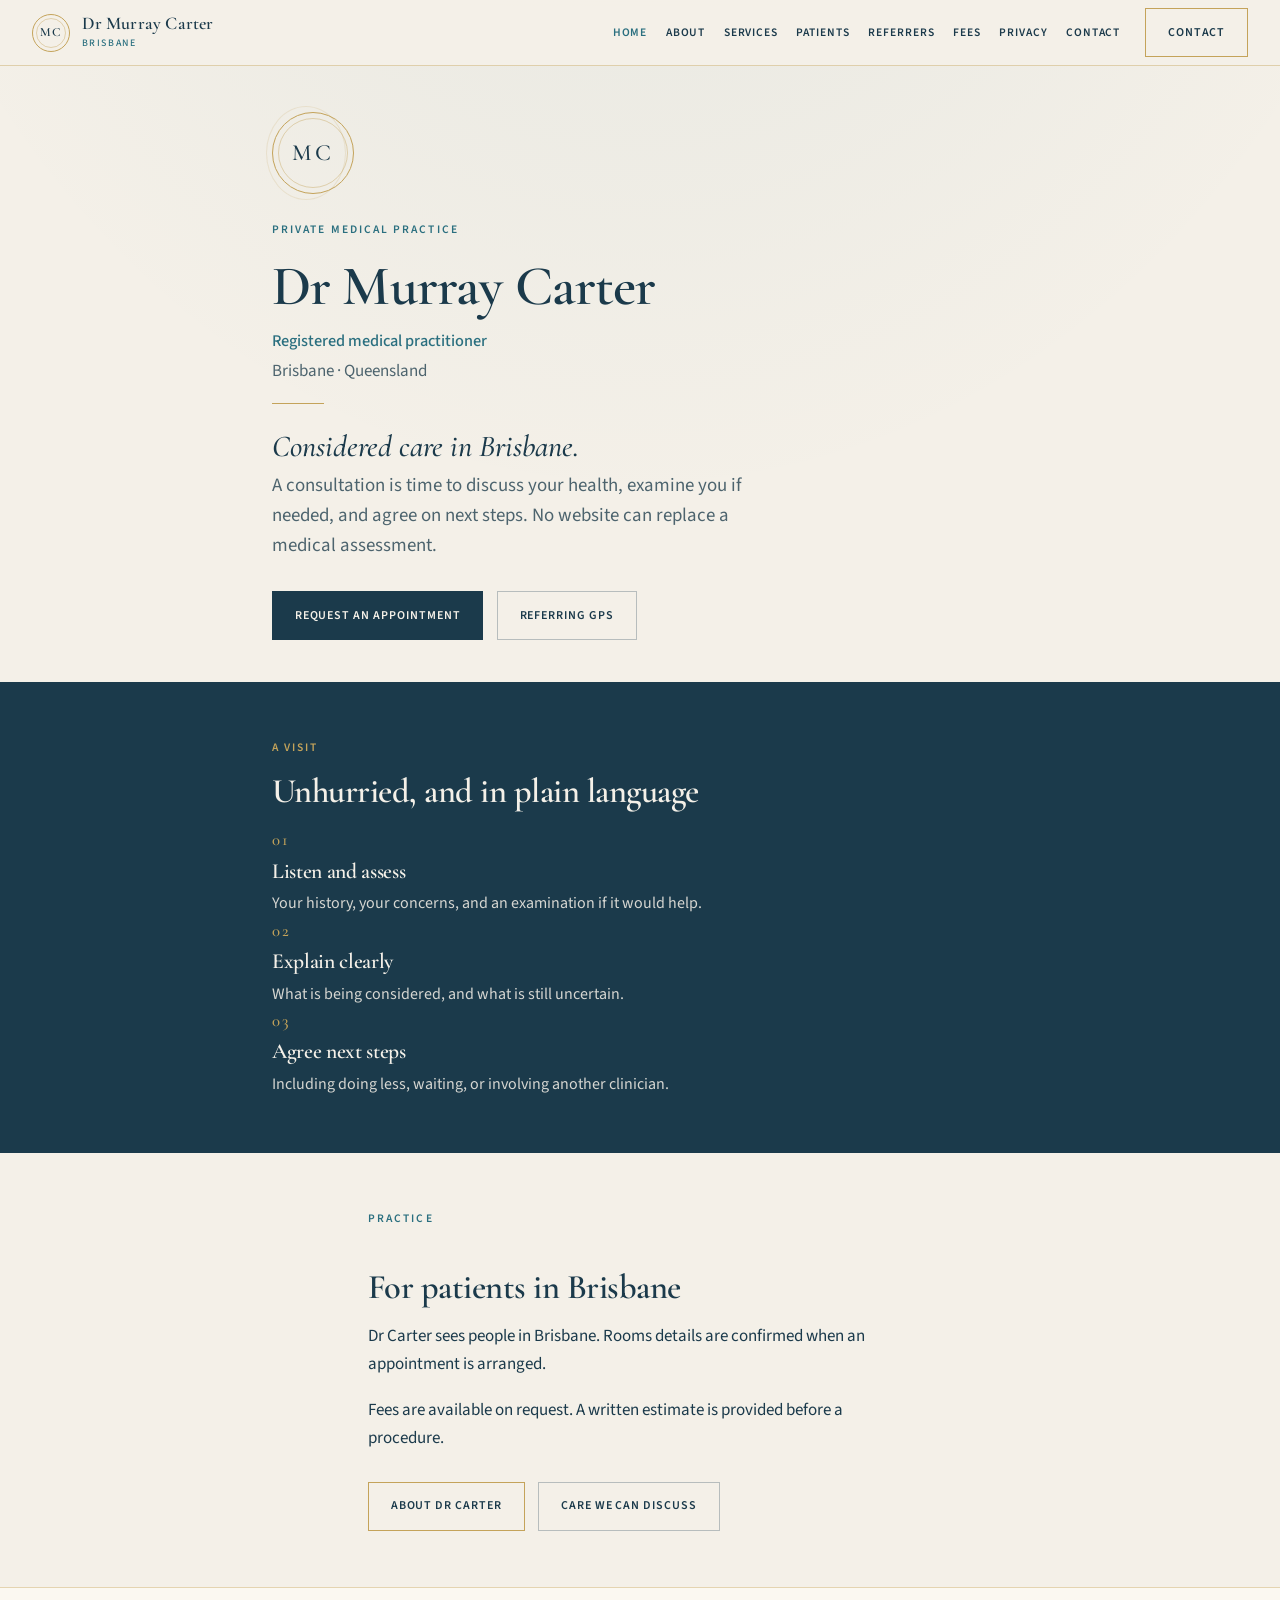
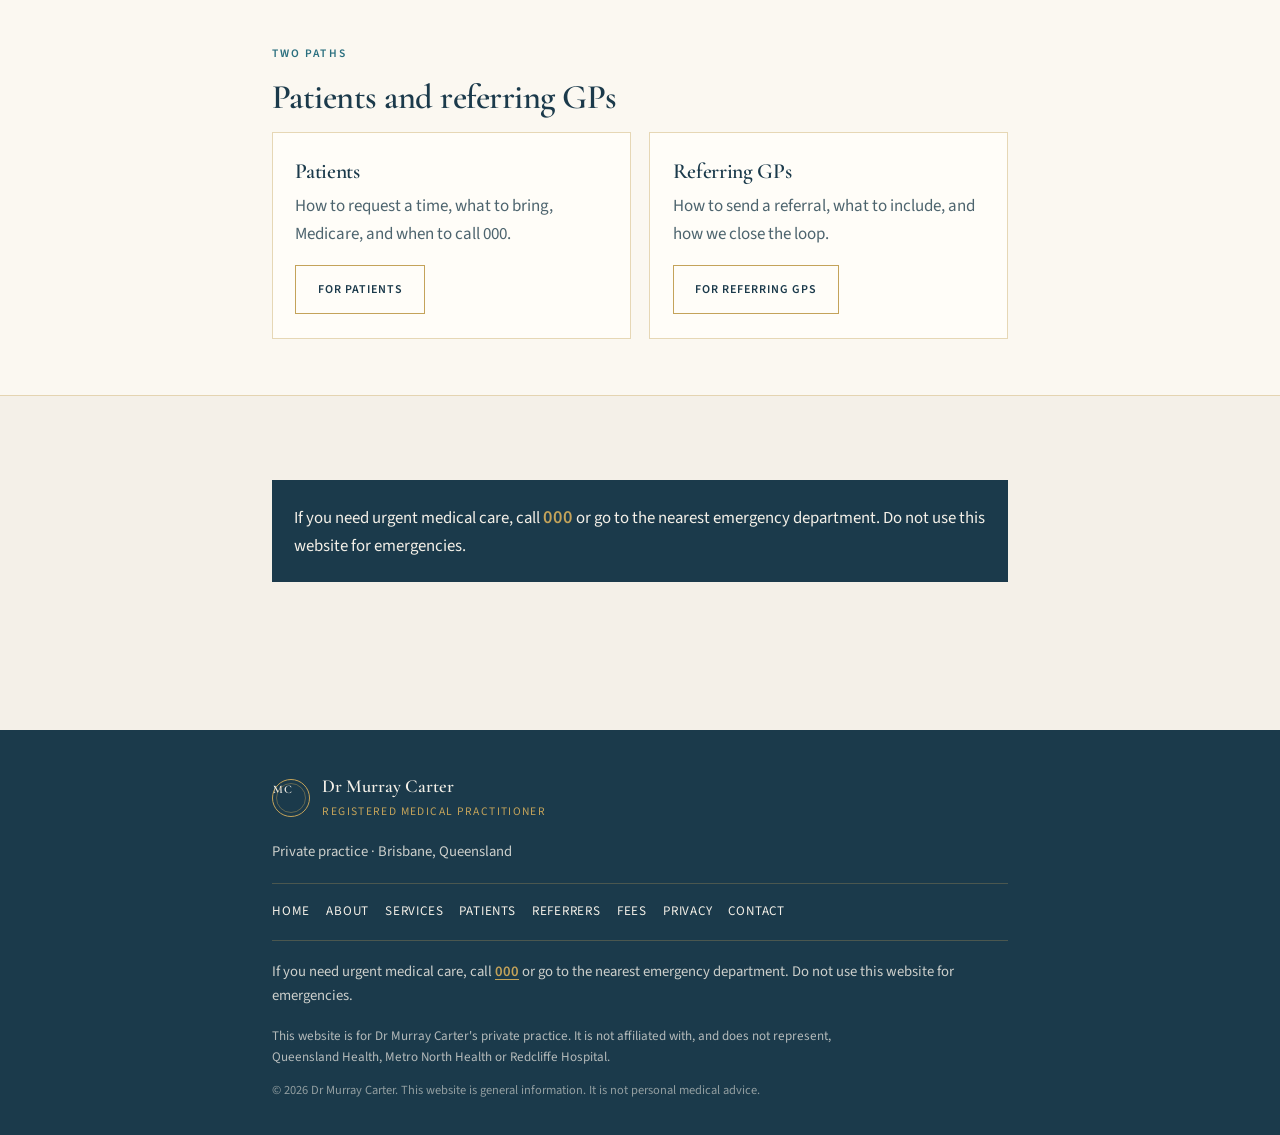
<file: index.html>
<!DOCTYPE html>
<html lang="en-AU">
<head>
  <meta charset="utf-8">
  <meta name="viewport" content="width=device-width, initial-scale=1, viewport-fit=cover">
  <meta name="theme-color" content="#1B3A4B">
  <meta name="robots" content="noindex, nofollow, noarchive">
  <meta name="description" content="Dr Murray Carter is a registered medical practitioner in Brisbane, Queensland. Request an appointment or refer a patient.">
  <title>Dr Murray Carter · Brisbane</title>
  <link rel="icon" href="favicon.svg" type="image/svg+xml">
  <link rel="icon" href="favicon.png" type="image/png" sizes="32x32">
  <link rel="stylesheet" href="styles.css">
</head>
<body>
  <a class="skip" href="#main">Skip to content</a>
  <header class="site-header">
    <div class="header-inner">
      <a class="brand" href="index.html">
        <span class="mark" aria-hidden="true">MC</span>
        <span class="brand-text">
          <strong>Dr Murray Carter</strong>
          <span>Brisbane</span>
        </span>
      </a>
      <nav class="site-nav" id="site-nav" aria-label="Primary">
        <p class="nav-kicker">Menu</p>
        <ul>
          <li><a href="index.html" aria-current="page">Home</a></li>
          <li><a href="about.html">About</a></li>
          <li><a href="services.html">Services</a></li>
          <li><a href="patients.html">Patients</a></li>
          <li><a href="referrers.html">Referrers</a></li>
          <li><a href="fees.html">Fees</a></li>
          <li><a href="privacy.html">Privacy</a></li>
          <li><a href="contact.html">Contact</a></li>
        </ul>
        <p class="nav-foot">For emergencies call <a href="tel:000">000</a></p>
      </nav>
      <div class="header-actions">
        <a class="btn btn-gold" href="contact.html">Contact</a>
        <button class="nav-toggle" type="button" aria-controls="site-nav" aria-expanded="false" aria-label="Open menu">
          <span class="nav-toggle-bars"></span>
        </button>
      </div>
    </div>
  </header>
  <main id="main">
    <section class="hero">
      <div class="wrap">
        <div class="seal" aria-hidden="true">MC</div>
        <p class="eyebrow">Private medical practice</p>
        <h1>Dr Murray Carter</h1>
        <p class="role">Registered medical practitioner</p>
        <p class="place">Brisbane · Queensland</p>
        <hr class="rule">
        <p class="lede">Considered care in Brisbane.</p>
        <p class="standfirst">A consultation is time to discuss your health, examine you if needed, and agree on next steps. No website can replace a medical assessment.</p>
        <div class="cta-row">
          <a class="btn btn-solid" href="contact.html">Request an appointment</a>
          <a class="btn btn-ghost" href="referrers.html">Referring GPs</a>
        </div>
      </div>
    </section>

    <section class="band band-navy" aria-labelledby="visit-heading">
      <div class="wrap">
        <p class="eyebrow">A visit</p>
        <h2 id="visit-heading">Unhurried, and in plain language</h2>
        <div class="steps">
          <article class="step">
            <span class="num">01</span>
            <h3>Listen and assess</h3>
            <p>Your history, your concerns, and an examination if it would help.</p>
          </article>
          <article class="step">
            <span class="num">02</span>
            <h3>Explain clearly</h3>
            <p>What is being considered, and what is still uncertain.</p>
          </article>
          <article class="step">
            <span class="num">03</span>
            <h3>Agree next steps</h3>
            <p>Including doing less, waiting, or involving another clinician.</p>
          </article>
        </div>
      </div>
    </section>

    <section class="band" aria-labelledby="who-heading">
      <div class="wrap prose">
        <p class="eyebrow">Practice</p>
        <h2 id="who-heading">For patients in Brisbane</h2>
        <p>Dr Carter sees people in Brisbane. Rooms details are confirmed when an appointment is arranged.</p>
        <p>Fees are available on request. A written estimate is provided before a procedure.</p>
        <div class="cta-row">
          <a class="btn btn-gold" href="about.html">About Dr Carter</a>
          <a class="btn btn-ghost" href="services.html">Care we can discuss</a>
        </div>
      </div>
    </section>

    <section class="band band-cream" aria-labelledby="paths-heading">
      <div class="wrap">
        <p class="eyebrow">Two paths</p>
        <h2 id="paths-heading">Patients and referring GPs</h2>
        <div class="split">
          <article>
            <h3>Patients</h3>
            <p>How to request a time, what to bring, Medicare, and when to call 000.</p>
            <a class="btn btn-gold" href="patients.html">For patients</a>
          </article>
          <article>
            <h3>Referring GPs</h3>
            <p>How to send a referral, what to include, and how we close the loop.</p>
            <a class="btn btn-gold" href="referrers.html">For referring GPs</a>
          </article>
        </div>
      </div>
    </section>

    <section class="band">
      <div class="wrap">
        <div class="call-000">
          <p>If you need urgent medical care, call <strong>000</strong> or go to the nearest emergency department. Do not use this website for emergencies.</p>
        </div>
      </div>
    </section>

  </main>
  <footer class="site-footer">
    <div class="wrap">
      <div class="footer-brand">
        <span class="mark" aria-hidden="true">MC</span>
        <div>
          <strong>Dr Murray Carter</strong>
          <span>Registered medical practitioner</span>
        </div>
      </div>
      <p>Private practice · Brisbane, Queensland</p>
      <nav class="footer-nav" aria-label="Footer">
        <a href="index.html">Home</a>
        <a href="about.html">About</a>
        <a href="services.html">Services</a>
        <a href="patients.html">Patients</a>
        <a href="referrers.html">Referrers</a>
        <a href="fees.html">Fees</a>
        <a href="privacy.html">Privacy</a>
        <a href="contact.html">Contact</a>
      </nav>
      <p>If you need urgent medical care, call <a href="tel:000"><strong>000</strong></a> or go to the nearest emergency department. Do not use this website for emergencies.</p>
      <p class="disclaimer">This website is for Dr Murray Carter's private practice. It is not affiliated with, and does not represent, Queensland Health, Metro North Health or Redcliffe Hospital.</p>
      <p class="legal">© 2026 Dr Murray Carter. This website is general information. It is not personal medical advice.</p>
    </div>
  </footer>
  <script src="script.js"></script>
</body>
</html>
</file>
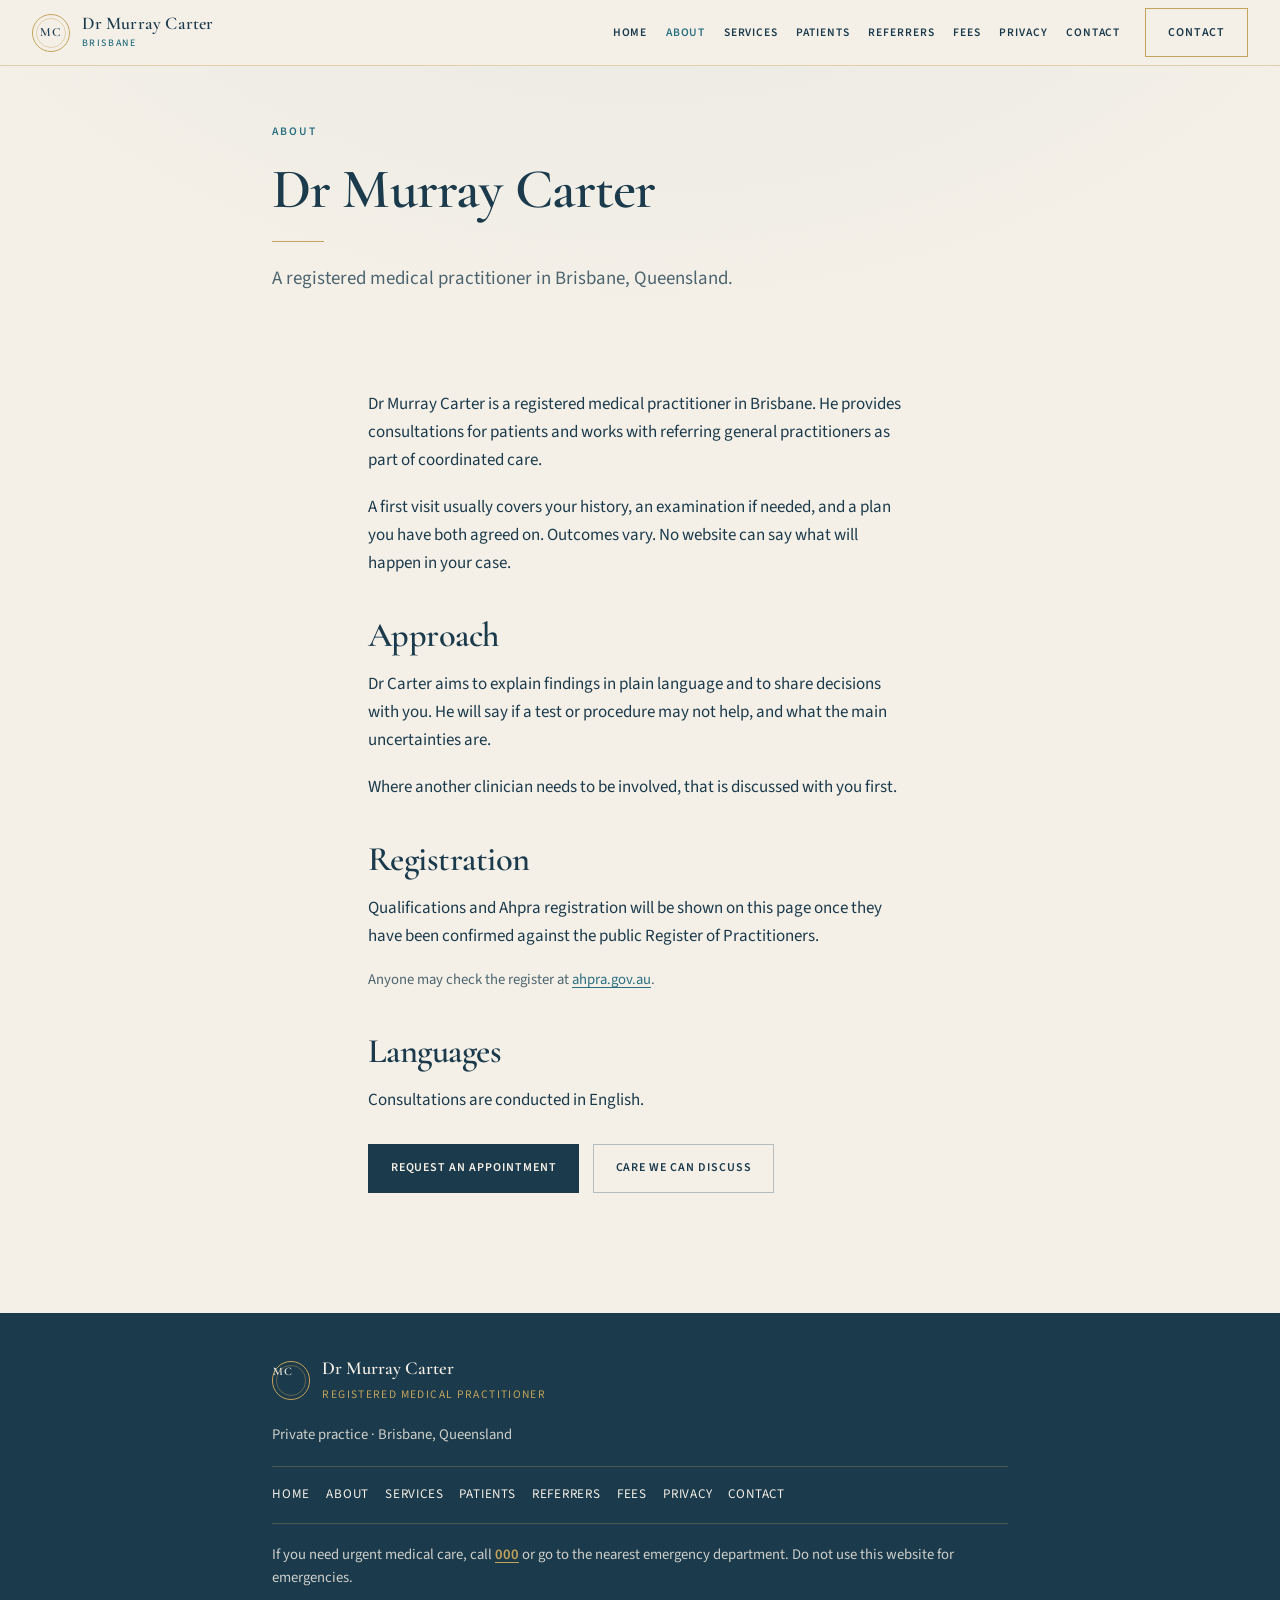
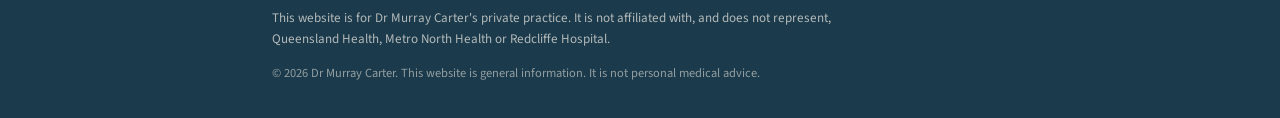
<file: about.html>
<!DOCTYPE html>
<html lang="en-AU">
<head>
  <meta charset="utf-8">
  <meta name="viewport" content="width=device-width, initial-scale=1, viewport-fit=cover">
  <meta name="theme-color" content="#1B3A4B">
  <meta name="robots" content="noindex, nofollow, noarchive">
  <meta name="description" content="Dr Murray Carter is a registered medical practitioner in Brisbane, Queensland.">
  <title>About · Dr Murray Carter</title>
  <link rel="icon" href="favicon.svg" type="image/svg+xml">
  <link rel="icon" href="favicon.png" type="image/png" sizes="32x32">
  <link rel="stylesheet" href="styles.css">
</head>
<body>
  <a class="skip" href="#main">Skip to content</a>
  <header class="site-header">
    <div class="header-inner">
      <a class="brand" href="index.html">
        <span class="mark" aria-hidden="true">MC</span>
        <span class="brand-text">
          <strong>Dr Murray Carter</strong>
          <span>Brisbane</span>
        </span>
      </a>
      <nav class="site-nav" id="site-nav" aria-label="Primary">
        <p class="nav-kicker">Menu</p>
        <ul>
          <li><a href="index.html">Home</a></li>
          <li><a href="about.html" aria-current="page">About</a></li>
          <li><a href="services.html">Services</a></li>
          <li><a href="patients.html">Patients</a></li>
          <li><a href="referrers.html">Referrers</a></li>
          <li><a href="fees.html">Fees</a></li>
          <li><a href="privacy.html">Privacy</a></li>
          <li><a href="contact.html">Contact</a></li>
        </ul>
        <p class="nav-foot">For emergencies call <a href="tel:000">000</a></p>
      </nav>
      <div class="header-actions">
        <a class="btn btn-gold" href="contact.html">Contact</a>
        <button class="nav-toggle" type="button" aria-controls="site-nav" aria-expanded="false" aria-label="Open menu">
          <span class="nav-toggle-bars"></span>
        </button>
      </div>
    </div>
  </header>
  <main id="main">
    <header class="page-hero">
      <div class="wrap">
        <p class="eyebrow">About</p>
        <h1>Dr Murray Carter</h1>
        <hr class="rule">
        <p class="standfirst">A registered medical practitioner in Brisbane, Queensland.</p>
      </div>
    </header>
    <section class="band">
      <div class="wrap prose">
        <p>Dr Murray Carter is a registered medical practitioner in Brisbane. He provides consultations for patients and works with referring general practitioners as part of coordinated care.</p>
        <p>A first visit usually covers your history, an examination if needed, and a plan you have both agreed on. Outcomes vary. No website can say what will happen in your case.</p>
        <h2>Approach</h2>
        <p>Dr Carter aims to explain findings in plain language and to share decisions with you. He will say if a test or procedure may not help, and what the main uncertainties are.</p>
        <p>Where another clinician needs to be involved, that is discussed with you first.</p>
        <h2>Registration</h2>
        <p>Qualifications and Ahpra registration will be shown on this page once they have been confirmed against the public Register of Practitioners.</p>
        <p class="muted small">Anyone may check the register at <a href="https://www.ahpra.gov.au/Registration/Registers-of-Practitioners.aspx">ahpra.gov.au</a>.</p>
        <h2>Languages</h2>
        <p>Consultations are conducted in English.</p>
        <div class="cta-row">
          <a class="btn btn-solid" href="contact.html">Request an appointment</a>
          <a class="btn btn-ghost" href="services.html">Care we can discuss</a>
        </div>
      </div>
    </section>

  </main>
  <footer class="site-footer">
    <div class="wrap">
      <div class="footer-brand">
        <span class="mark" aria-hidden="true">MC</span>
        <div>
          <strong>Dr Murray Carter</strong>
          <span>Registered medical practitioner</span>
        </div>
      </div>
      <p>Private practice · Brisbane, Queensland</p>
      <nav class="footer-nav" aria-label="Footer">
        <a href="index.html">Home</a>
        <a href="about.html">About</a>
        <a href="services.html">Services</a>
        <a href="patients.html">Patients</a>
        <a href="referrers.html">Referrers</a>
        <a href="fees.html">Fees</a>
        <a href="privacy.html">Privacy</a>
        <a href="contact.html">Contact</a>
      </nav>
      <p>If you need urgent medical care, call <a href="tel:000"><strong>000</strong></a> or go to the nearest emergency department. Do not use this website for emergencies.</p>
      <p class="disclaimer">This website is for Dr Murray Carter's private practice. It is not affiliated with, and does not represent, Queensland Health, Metro North Health or Redcliffe Hospital.</p>
      <p class="legal">© 2026 Dr Murray Carter. This website is general information. It is not personal medical advice.</p>
    </div>
  </footer>
  <script src="script.js"></script>
</body>
</html>
</file>
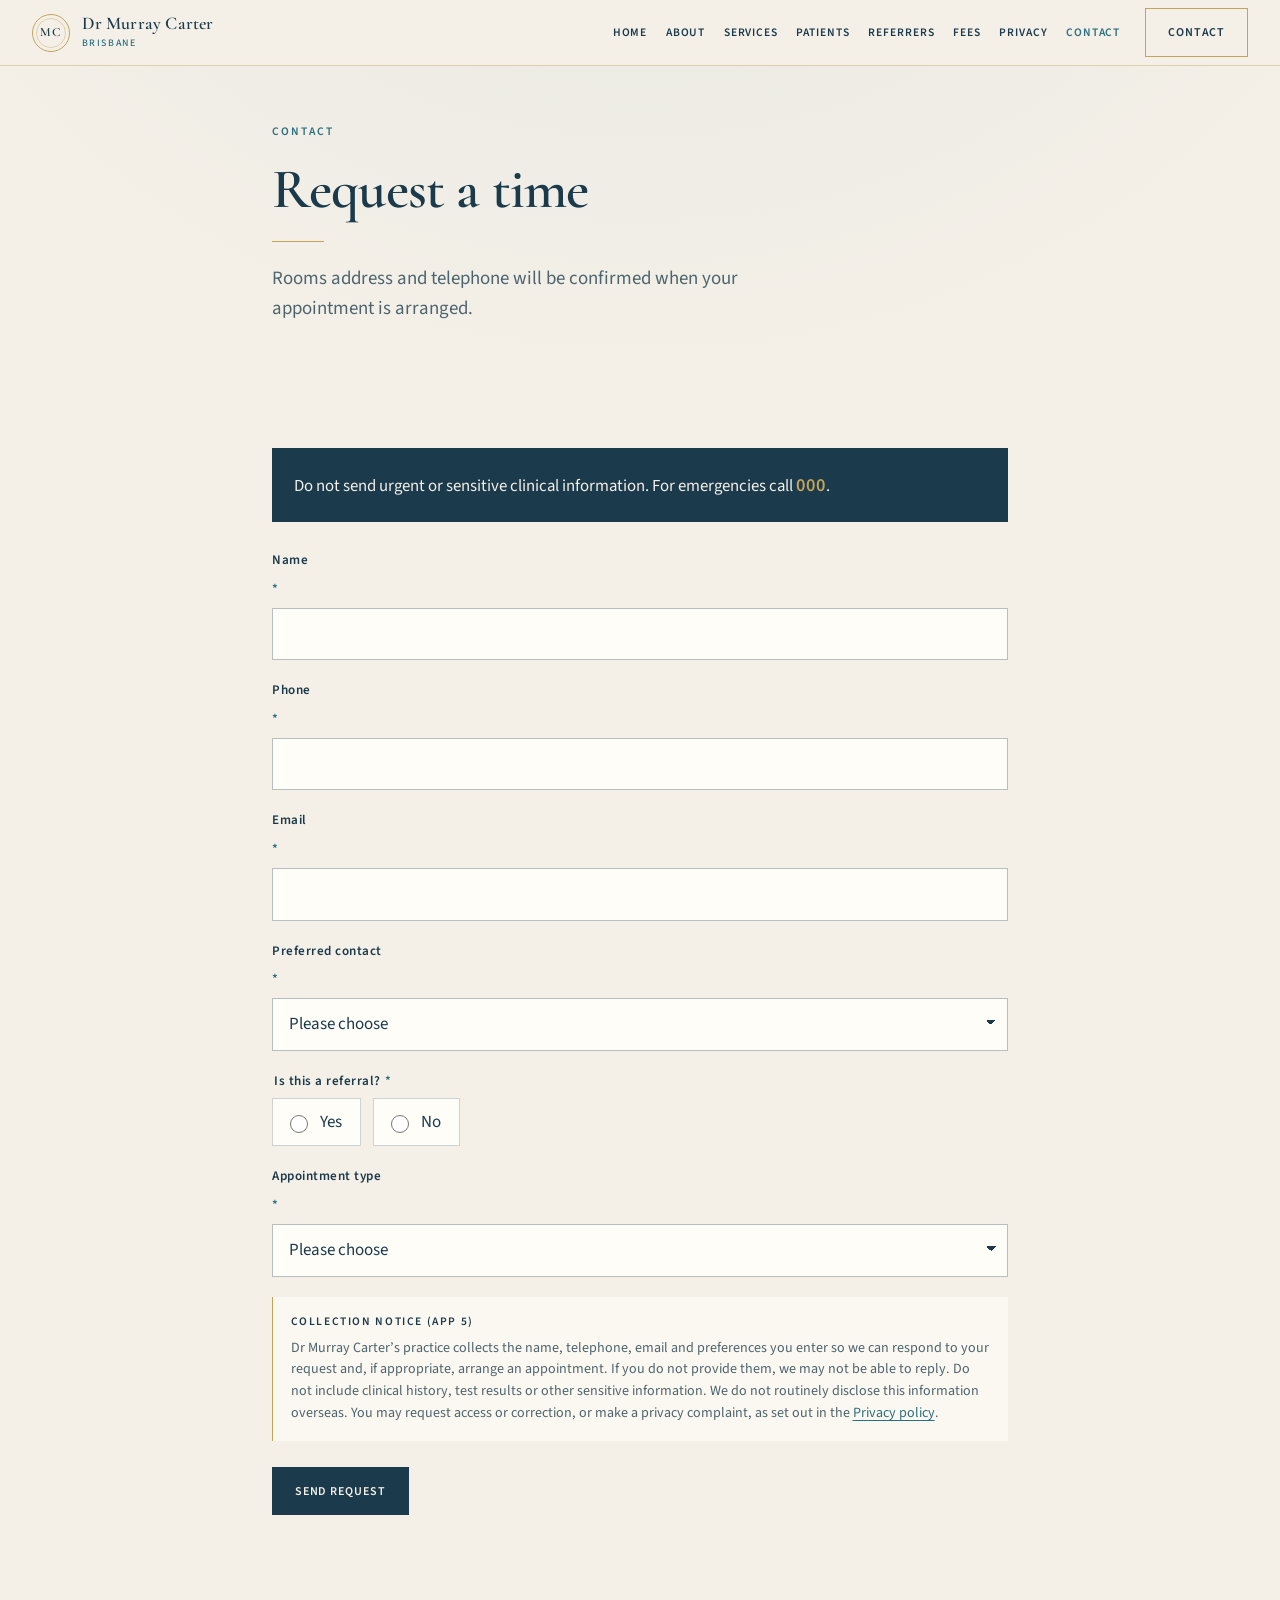
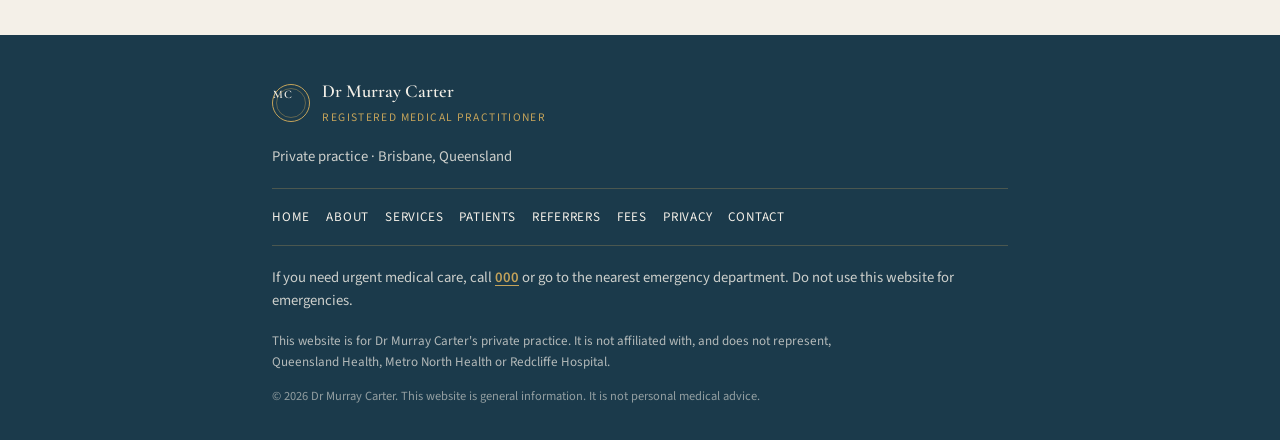
<file: contact.html>
<!DOCTYPE html>
<html lang="en-AU">
<head>
  <meta charset="utf-8">
  <meta name="viewport" content="width=device-width, initial-scale=1, viewport-fit=cover">
  <meta name="theme-color" content="#1B3A4B">
  <meta name="robots" content="noindex, nofollow, noarchive">
  <meta name="description" content="Request an appointment with Dr Murray Carter in Brisbane, or ask the practice to call you.">
  <title>Contact · Dr Murray Carter</title>
  <link rel="icon" href="favicon.svg" type="image/svg+xml">
  <link rel="icon" href="favicon.png" type="image/png" sizes="32x32">
  <link rel="stylesheet" href="styles.css">
</head>
<body>
  <a class="skip" href="#main">Skip to content</a>
  <header class="site-header">
    <div class="header-inner">
      <a class="brand" href="index.html">
        <span class="mark" aria-hidden="true">MC</span>
        <span class="brand-text">
          <strong>Dr Murray Carter</strong>
          <span>Brisbane</span>
        </span>
      </a>
      <nav class="site-nav" id="site-nav" aria-label="Primary">
        <p class="nav-kicker">Menu</p>
        <ul>
          <li><a href="index.html">Home</a></li>
          <li><a href="about.html">About</a></li>
          <li><a href="services.html">Services</a></li>
          <li><a href="patients.html">Patients</a></li>
          <li><a href="referrers.html">Referrers</a></li>
          <li><a href="fees.html">Fees</a></li>
          <li><a href="privacy.html">Privacy</a></li>
          <li><a href="contact.html" aria-current="page">Contact</a></li>
        </ul>
        <p class="nav-foot">For emergencies call <a href="tel:000">000</a></p>
      </nav>
      <div class="header-actions">
        <a class="btn btn-gold" href="contact.html">Contact</a>
        <button class="nav-toggle" type="button" aria-controls="site-nav" aria-expanded="false" aria-label="Open menu">
          <span class="nav-toggle-bars"></span>
        </button>
      </div>
    </div>
  </header>
  <main id="main">
    <header class="page-hero">
      <div class="wrap">
        <p class="eyebrow">Contact</p>
        <h1>Request a time</h1>
        <hr class="rule">
        <p class="standfirst">Rooms address and telephone will be confirmed when your appointment is arranged.</p>
      </div>
    </header>
    <section class="band">
      <div class="wrap">
        <div class="call-000">
          <p>Do not send urgent or sensitive clinical information. For emergencies call <strong>000</strong>.</p>
        </div>
        <div id="form-success" class="success" hidden>
          <div class="seal" aria-hidden="true">MC</div>
          <p class="eyebrow">Request noted</p>
          <h2>Thank you</h2>
          <p>Your details have been recorded on this device. When the practice email is connected, requests will be delivered to the rooms. Please do not use this form for urgent or clinical information. If you need urgent care, call 000.</p>
        </div>
        <form id="contact-form" action="#" method="post" novalidate>
          <label>
            Name <span class="req" aria-hidden="true">*</span>
            <input type="text" name="name" autocomplete="name" required>
          </label>
          <label>
            Phone <span class="req" aria-hidden="true">*</span>
            <input type="tel" name="phone" autocomplete="tel" inputmode="tel" required>
          </label>
          <label>
            Email <span class="req" aria-hidden="true">*</span>
            <input type="email" name="email" autocomplete="email" required>
          </label>
          <label>
            Preferred contact <span class="req" aria-hidden="true">*</span>
            <select name="preferred" required>
              <option value="" selected disabled>Please choose</option>
              <option value="phone">Phone</option>
              <option value="email">Email</option>
            </select>
          </label>
          <fieldset style="border:0;padding:0;margin:0;">
            <legend style="font-size:0.82rem;font-weight:600;letter-spacing:0.04em;color:var(--navy);margin-bottom:0.38rem;">Is this a referral? <span class="req" aria-hidden="true">*</span></legend>
            <div class="radios">
              <label><input type="radio" name="referral" value="yes" required> Yes</label>
              <label><input type="radio" name="referral" value="no"> No</label>
            </div>
          </fieldset>
          <label>
            Appointment type <span class="req" aria-hidden="true">*</span>
            <select name="appointment" required>
              <option value="" selected disabled>Please choose</option>
              <option>General consultation</option>
              <option>Referrals and care coordination</option>
              <option>Chronic condition review</option>
              <option>Men’s or women’s health</option>
              <option>Skin check</option>
              <option>Preventative care</option>
              <option>Other</option>
            </select>
          </label>
          <div class="app5">
            <strong>Collection notice (APP 5)</strong>
            Dr Murray Carter’s practice collects the name, telephone, email and preferences you enter so we can respond to your request and, if appropriate, arrange an appointment. If you do not provide them, we may not be able to reply. Do not include clinical history, test results or other sensitive information. We do not routinely disclose this information overseas. You may request access or correction, or make a privacy complaint, as set out in the <a href="privacy.html">Privacy policy</a>.
          </div>
          <div class="form-actions">
            <button class="btn btn-solid" type="submit">Send request</button>
          </div>
        </form>
      </div>
    </section>

  </main>
  <footer class="site-footer">
    <div class="wrap">
      <div class="footer-brand">
        <span class="mark" aria-hidden="true">MC</span>
        <div>
          <strong>Dr Murray Carter</strong>
          <span>Registered medical practitioner</span>
        </div>
      </div>
      <p>Private practice · Brisbane, Queensland</p>
      <nav class="footer-nav" aria-label="Footer">
        <a href="index.html">Home</a>
        <a href="about.html">About</a>
        <a href="services.html">Services</a>
        <a href="patients.html">Patients</a>
        <a href="referrers.html">Referrers</a>
        <a href="fees.html">Fees</a>
        <a href="privacy.html">Privacy</a>
        <a href="contact.html">Contact</a>
      </nav>
      <p>If you need urgent medical care, call <a href="tel:000"><strong>000</strong></a> or go to the nearest emergency department. Do not use this website for emergencies.</p>
      <p class="disclaimer">This website is for Dr Murray Carter's private practice. It is not affiliated with, and does not represent, Queensland Health, Metro North Health or Redcliffe Hospital.</p>
      <p class="legal">© 2026 Dr Murray Carter. This website is general information. It is not personal medical advice.</p>
    </div>
  </footer>
  <script src="script.js"></script>
</body>
</html>
</file>
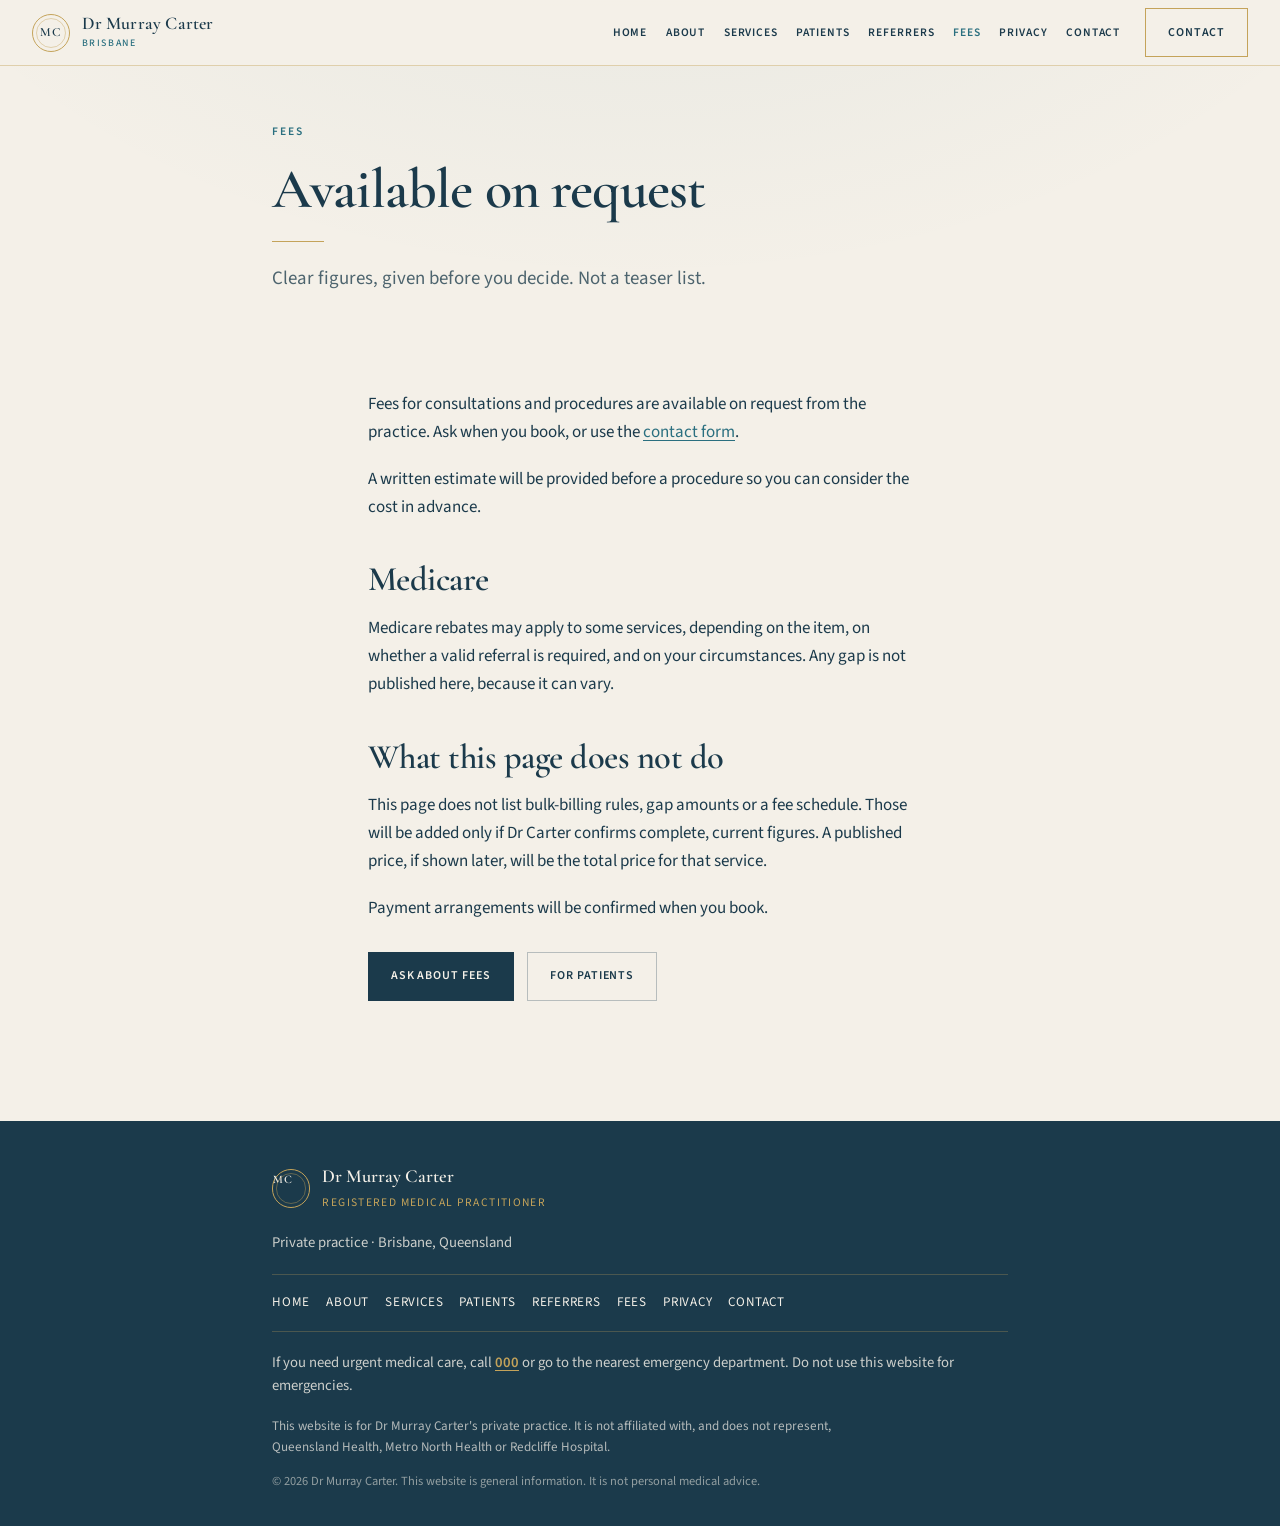
<file: fees.html>
<!DOCTYPE html>
<html lang="en-AU">
<head>
  <meta charset="utf-8">
  <meta name="viewport" content="width=device-width, initial-scale=1, viewport-fit=cover">
  <meta name="theme-color" content="#1B3A4B">
  <meta name="robots" content="noindex, nofollow, noarchive">
  <meta name="description" content="Consultation fees for Dr Murray Carter are available on request. A written estimate is provided before a procedure.">
  <title>Fees · Dr Murray Carter</title>
  <link rel="icon" href="favicon.svg" type="image/svg+xml">
  <link rel="icon" href="favicon.png" type="image/png" sizes="32x32">
  <link rel="stylesheet" href="styles.css">
</head>
<body>
  <a class="skip" href="#main">Skip to content</a>
  <header class="site-header">
    <div class="header-inner">
      <a class="brand" href="index.html">
        <span class="mark" aria-hidden="true">MC</span>
        <span class="brand-text">
          <strong>Dr Murray Carter</strong>
          <span>Brisbane</span>
        </span>
      </a>
      <nav class="site-nav" id="site-nav" aria-label="Primary">
        <p class="nav-kicker">Menu</p>
        <ul>
          <li><a href="index.html">Home</a></li>
          <li><a href="about.html">About</a></li>
          <li><a href="services.html">Services</a></li>
          <li><a href="patients.html">Patients</a></li>
          <li><a href="referrers.html">Referrers</a></li>
          <li><a href="fees.html" aria-current="page">Fees</a></li>
          <li><a href="privacy.html">Privacy</a></li>
          <li><a href="contact.html">Contact</a></li>
        </ul>
        <p class="nav-foot">For emergencies call <a href="tel:000">000</a></p>
      </nav>
      <div class="header-actions">
        <a class="btn btn-gold" href="contact.html">Contact</a>
        <button class="nav-toggle" type="button" aria-controls="site-nav" aria-expanded="false" aria-label="Open menu">
          <span class="nav-toggle-bars"></span>
        </button>
      </div>
    </div>
  </header>
  <main id="main">
    <header class="page-hero">
      <div class="wrap">
        <p class="eyebrow">Fees</p>
        <h1>Available on request</h1>
        <hr class="rule">
        <p class="standfirst">Clear figures, given before you decide. Not a teaser list.</p>
      </div>
    </header>
    <section class="band">
      <div class="wrap prose">
        <p>Fees for consultations and procedures are available on request from the practice. Ask when you book, or use the <a href="contact.html">contact form</a>.</p>
        <p>A written estimate will be provided before a procedure so you can consider the cost in advance.</p>
        <h2>Medicare</h2>
        <p>Medicare rebates may apply to some services, depending on the item, on whether a valid referral is required, and on your circumstances. Any gap is not published here, because it can vary.</p>
        <h2>What this page does not do</h2>
        <p>This page does not list bulk-billing rules, gap amounts or a fee schedule. Those will be added only if Dr Carter confirms complete, current figures. A published price, if shown later, will be the total price for that service.</p>
        <p>Payment arrangements will be confirmed when you book.</p>
        <div class="cta-row">
          <a class="btn btn-solid" href="contact.html">Ask about fees</a>
          <a class="btn btn-ghost" href="patients.html">For patients</a>
        </div>
      </div>
    </section>

  </main>
  <footer class="site-footer">
    <div class="wrap">
      <div class="footer-brand">
        <span class="mark" aria-hidden="true">MC</span>
        <div>
          <strong>Dr Murray Carter</strong>
          <span>Registered medical practitioner</span>
        </div>
      </div>
      <p>Private practice · Brisbane, Queensland</p>
      <nav class="footer-nav" aria-label="Footer">
        <a href="index.html">Home</a>
        <a href="about.html">About</a>
        <a href="services.html">Services</a>
        <a href="patients.html">Patients</a>
        <a href="referrers.html">Referrers</a>
        <a href="fees.html">Fees</a>
        <a href="privacy.html">Privacy</a>
        <a href="contact.html">Contact</a>
      </nav>
      <p>If you need urgent medical care, call <a href="tel:000"><strong>000</strong></a> or go to the nearest emergency department. Do not use this website for emergencies.</p>
      <p class="disclaimer">This website is for Dr Murray Carter's private practice. It is not affiliated with, and does not represent, Queensland Health, Metro North Health or Redcliffe Hospital.</p>
      <p class="legal">© 2026 Dr Murray Carter. This website is general information. It is not personal medical advice.</p>
    </div>
  </footer>
  <script src="script.js"></script>
</body>
</html>
</file>
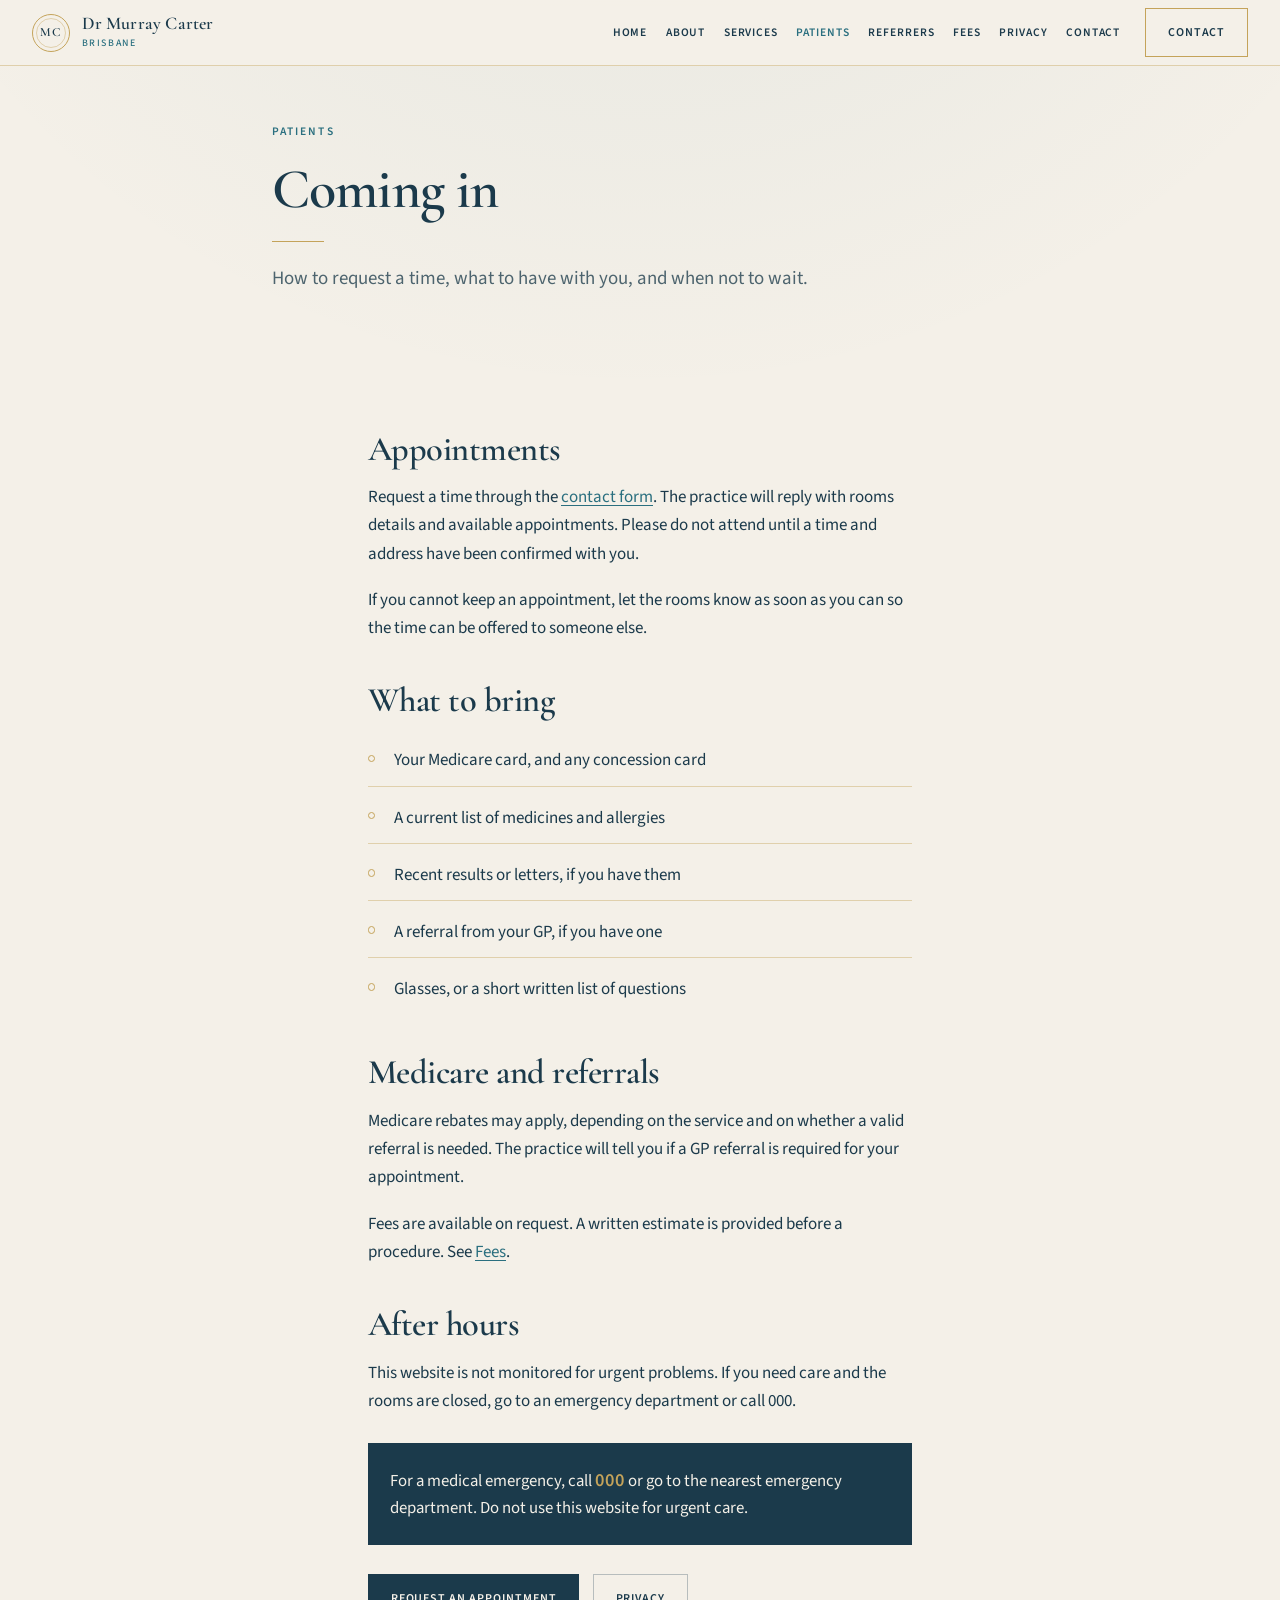
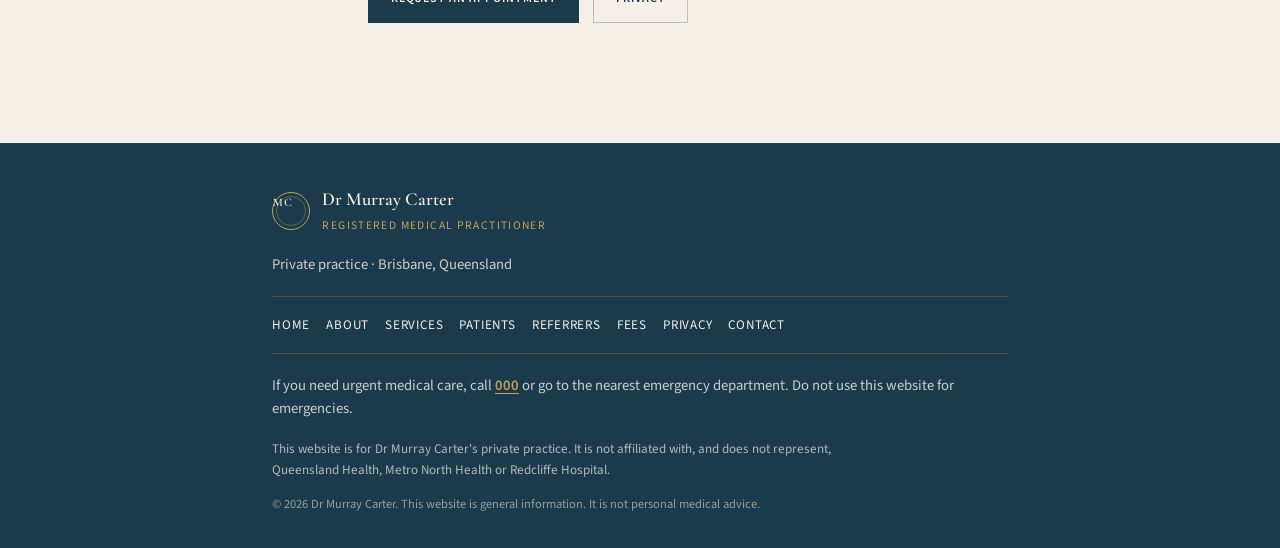
<file: patients.html>
<!DOCTYPE html>
<html lang="en-AU">
<head>
  <meta charset="utf-8">
  <meta name="viewport" content="width=device-width, initial-scale=1, viewport-fit=cover">
  <meta name="theme-color" content="#1B3A4B">
  <meta name="robots" content="noindex, nofollow, noarchive">
  <meta name="description" content="Appointments, what to bring, Medicare and referrals, and emergency care with Dr Murray Carter in Brisbane.">
  <title>For patients · Dr Murray Carter</title>
  <link rel="icon" href="favicon.svg" type="image/svg+xml">
  <link rel="icon" href="favicon.png" type="image/png" sizes="32x32">
  <link rel="stylesheet" href="styles.css">
</head>
<body>
  <a class="skip" href="#main">Skip to content</a>
  <header class="site-header">
    <div class="header-inner">
      <a class="brand" href="index.html">
        <span class="mark" aria-hidden="true">MC</span>
        <span class="brand-text">
          <strong>Dr Murray Carter</strong>
          <span>Brisbane</span>
        </span>
      </a>
      <nav class="site-nav" id="site-nav" aria-label="Primary">
        <p class="nav-kicker">Menu</p>
        <ul>
          <li><a href="index.html">Home</a></li>
          <li><a href="about.html">About</a></li>
          <li><a href="services.html">Services</a></li>
          <li><a href="patients.html" aria-current="page">Patients</a></li>
          <li><a href="referrers.html">Referrers</a></li>
          <li><a href="fees.html">Fees</a></li>
          <li><a href="privacy.html">Privacy</a></li>
          <li><a href="contact.html">Contact</a></li>
        </ul>
        <p class="nav-foot">For emergencies call <a href="tel:000">000</a></p>
      </nav>
      <div class="header-actions">
        <a class="btn btn-gold" href="contact.html">Contact</a>
        <button class="nav-toggle" type="button" aria-controls="site-nav" aria-expanded="false" aria-label="Open menu">
          <span class="nav-toggle-bars"></span>
        </button>
      </div>
    </div>
  </header>
  <main id="main">
    <header class="page-hero">
      <div class="wrap">
        <p class="eyebrow">Patients</p>
        <h1>Coming in</h1>
        <hr class="rule">
        <p class="standfirst">How to request a time, what to have with you, and when not to wait.</p>
      </div>
    </header>
    <section class="band">
      <div class="wrap prose">
        <h2>Appointments</h2>
        <p>Request a time through the <a href="contact.html">contact form</a>. The practice will reply with rooms details and available appointments. Please do not attend until a time and address have been confirmed with you.</p>
        <p>If you cannot keep an appointment, let the rooms know as soon as you can so the time can be offered to someone else.</p>
        <h2>What to bring</h2>
        <ul class="list-plain">
          <li>Your Medicare card, and any concession card</li>
          <li>A current list of medicines and allergies</li>
          <li>Recent results or letters, if you have them</li>
          <li>A referral from your GP, if you have one</li>
          <li>Glasses, or a short written list of questions</li>
        </ul>
        <h2>Medicare and referrals</h2>
        <p>Medicare rebates may apply, depending on the service and on whether a valid referral is needed. The practice will tell you if a GP referral is required for your appointment.</p>
        <p>Fees are available on request. A written estimate is provided before a procedure. See <a href="fees.html">Fees</a>.</p>
        <h2>After hours</h2>
        <p>This website is not monitored for urgent problems. If you need care and the rooms are closed, go to an emergency department or call 000.</p>
        <div class="call-000">
          <p>For a medical emergency, call <strong>000</strong> or go to the nearest emergency department. Do not use this website for urgent care.</p>
        </div>
        <div class="cta-row">
          <a class="btn btn-solid" href="contact.html">Request an appointment</a>
          <a class="btn btn-ghost" href="privacy.html">Privacy</a>
        </div>
      </div>
    </section>

  </main>
  <footer class="site-footer">
    <div class="wrap">
      <div class="footer-brand">
        <span class="mark" aria-hidden="true">MC</span>
        <div>
          <strong>Dr Murray Carter</strong>
          <span>Registered medical practitioner</span>
        </div>
      </div>
      <p>Private practice · Brisbane, Queensland</p>
      <nav class="footer-nav" aria-label="Footer">
        <a href="index.html">Home</a>
        <a href="about.html">About</a>
        <a href="services.html">Services</a>
        <a href="patients.html">Patients</a>
        <a href="referrers.html">Referrers</a>
        <a href="fees.html">Fees</a>
        <a href="privacy.html">Privacy</a>
        <a href="contact.html">Contact</a>
      </nav>
      <p>If you need urgent medical care, call <a href="tel:000"><strong>000</strong></a> or go to the nearest emergency department. Do not use this website for emergencies.</p>
      <p class="disclaimer">This website is for Dr Murray Carter's private practice. It is not affiliated with, and does not represent, Queensland Health, Metro North Health or Redcliffe Hospital.</p>
      <p class="legal">© 2026 Dr Murray Carter. This website is general information. It is not personal medical advice.</p>
    </div>
  </footer>
  <script src="script.js"></script>
</body>
</html>
</file>
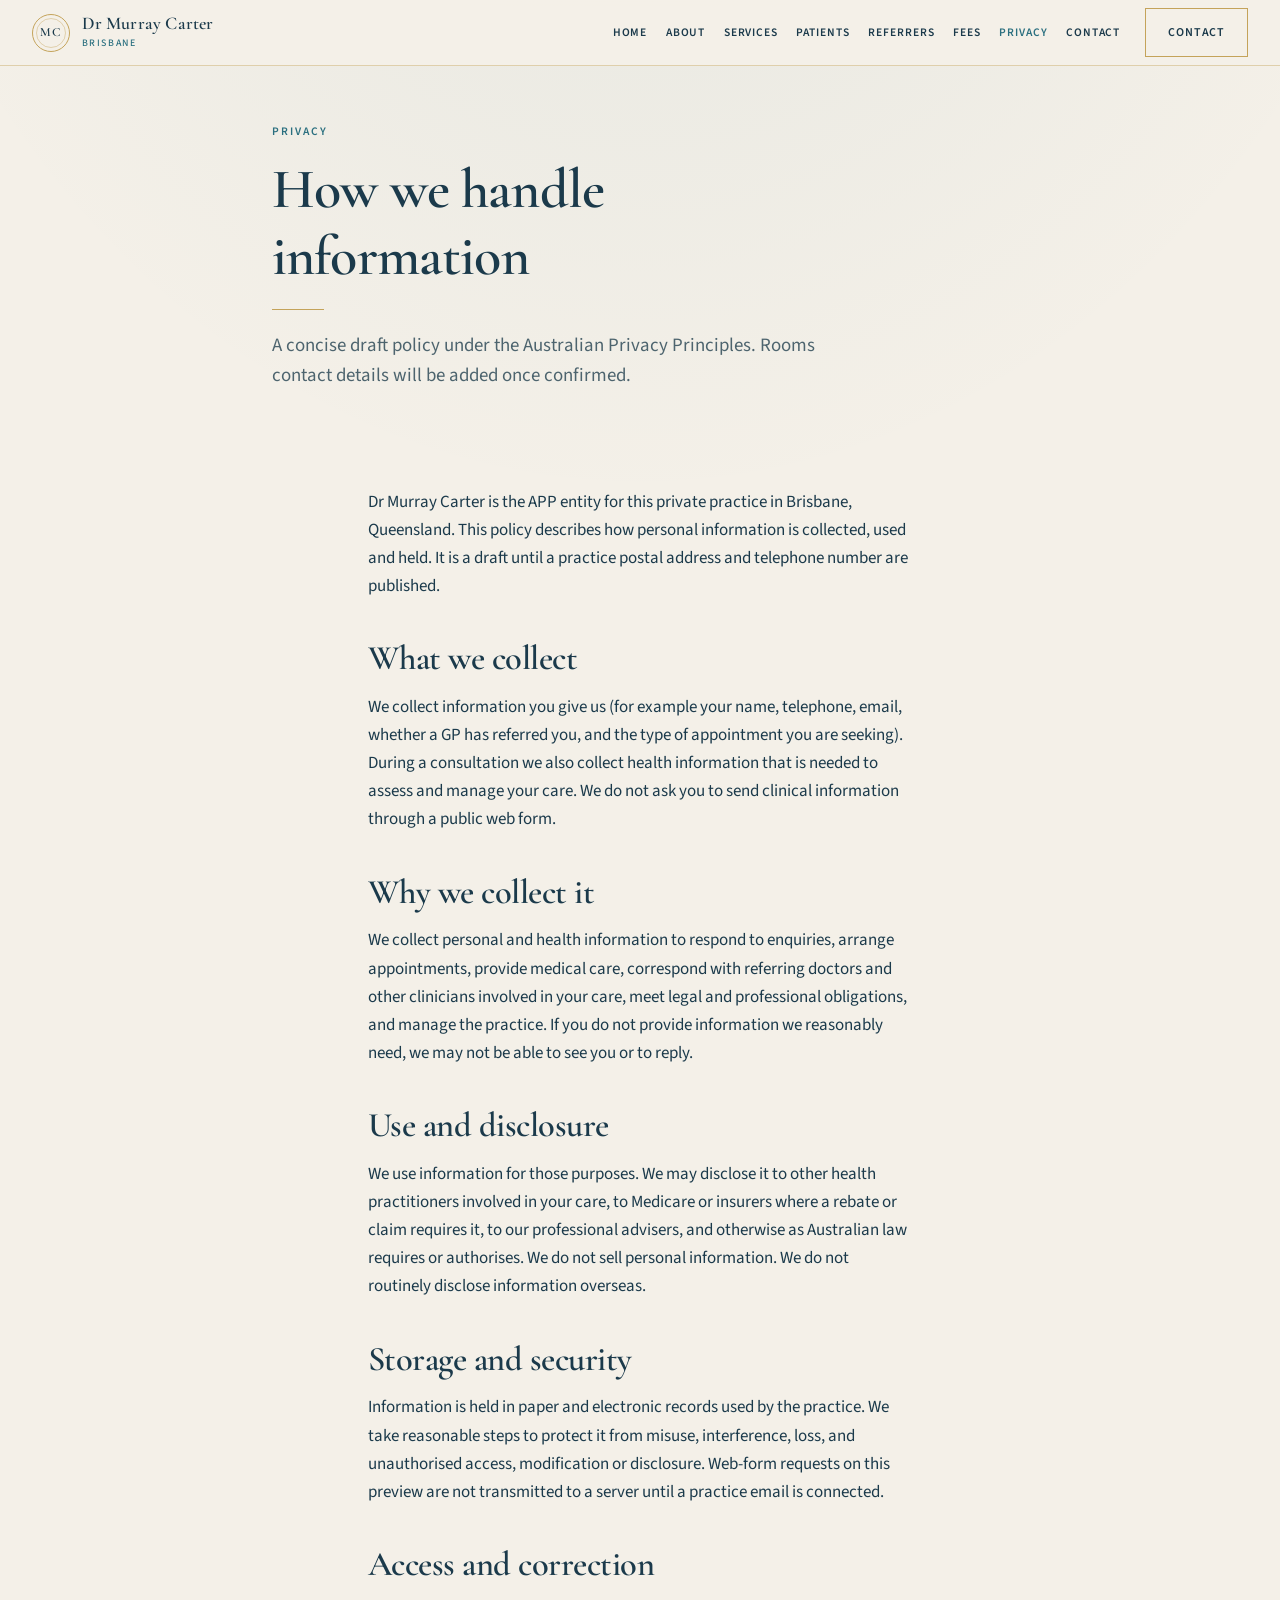
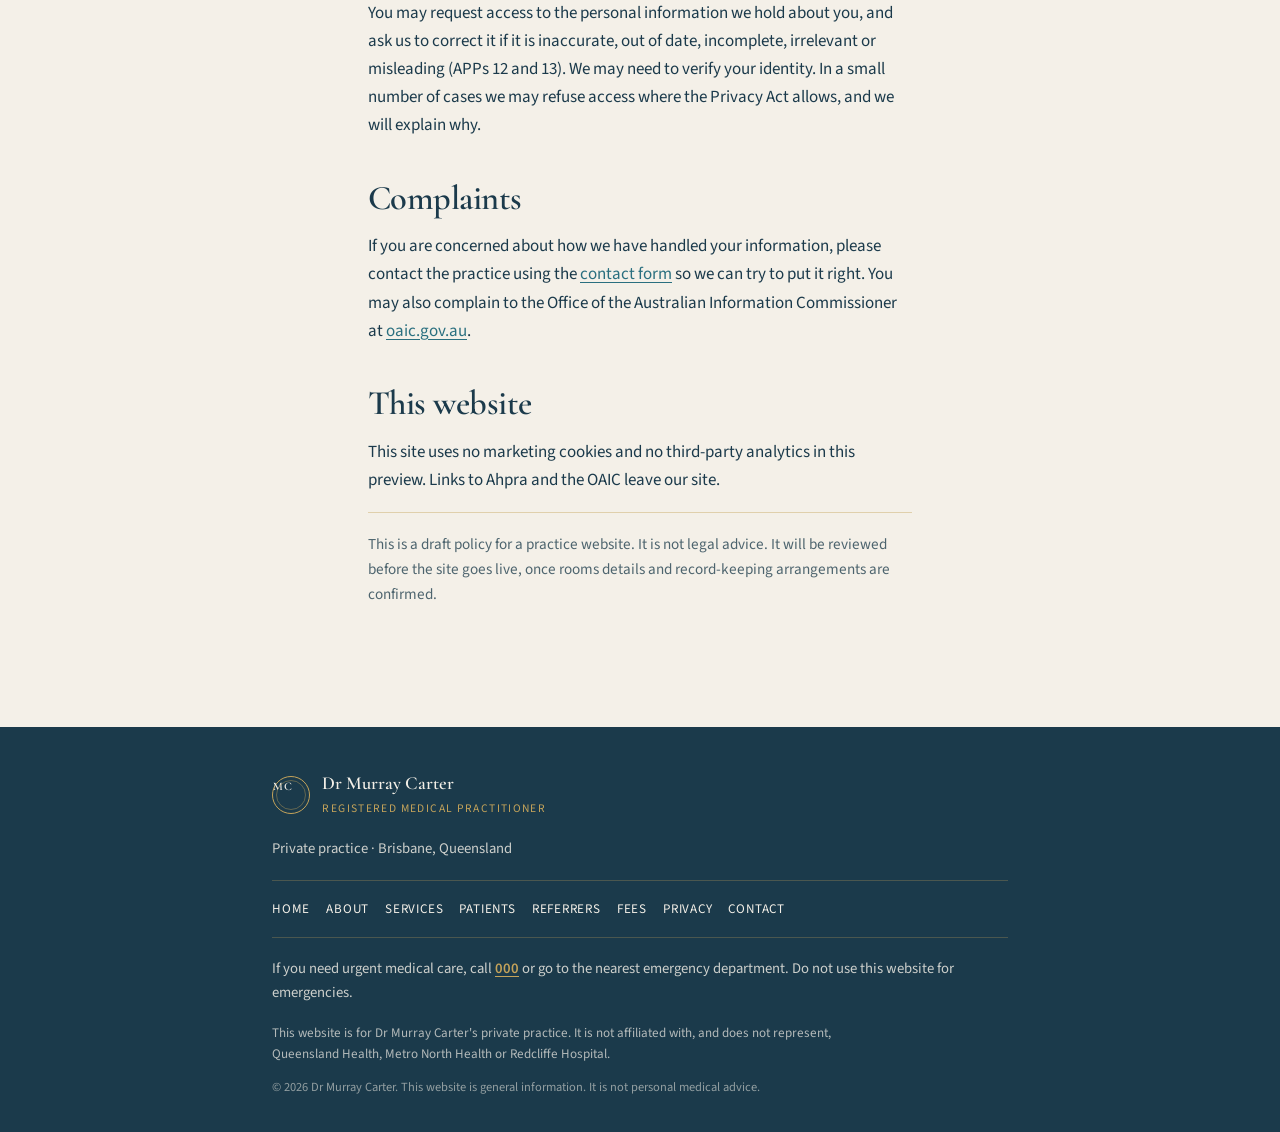
<file: privacy.html>
<!DOCTYPE html>
<html lang="en-AU">
<head>
  <meta charset="utf-8">
  <meta name="viewport" content="width=device-width, initial-scale=1, viewport-fit=cover">
  <meta name="theme-color" content="#1B3A4B">
  <meta name="robots" content="noindex, nofollow, noarchive">
  <meta name="description" content="Draft Australian Privacy Principles policy for Dr Murray Carter’s private practice in Brisbane.">
  <title>Privacy · Dr Murray Carter</title>
  <link rel="icon" href="favicon.svg" type="image/svg+xml">
  <link rel="icon" href="favicon.png" type="image/png" sizes="32x32">
  <link rel="stylesheet" href="styles.css">
</head>
<body>
  <a class="skip" href="#main">Skip to content</a>
  <header class="site-header">
    <div class="header-inner">
      <a class="brand" href="index.html">
        <span class="mark" aria-hidden="true">MC</span>
        <span class="brand-text">
          <strong>Dr Murray Carter</strong>
          <span>Brisbane</span>
        </span>
      </a>
      <nav class="site-nav" id="site-nav" aria-label="Primary">
        <p class="nav-kicker">Menu</p>
        <ul>
          <li><a href="index.html">Home</a></li>
          <li><a href="about.html">About</a></li>
          <li><a href="services.html">Services</a></li>
          <li><a href="patients.html">Patients</a></li>
          <li><a href="referrers.html">Referrers</a></li>
          <li><a href="fees.html">Fees</a></li>
          <li><a href="privacy.html" aria-current="page">Privacy</a></li>
          <li><a href="contact.html">Contact</a></li>
        </ul>
        <p class="nav-foot">For emergencies call <a href="tel:000">000</a></p>
      </nav>
      <div class="header-actions">
        <a class="btn btn-gold" href="contact.html">Contact</a>
        <button class="nav-toggle" type="button" aria-controls="site-nav" aria-expanded="false" aria-label="Open menu">
          <span class="nav-toggle-bars"></span>
        </button>
      </div>
    </div>
  </header>
  <main id="main">
    <header class="page-hero">
      <div class="wrap">
        <p class="eyebrow">Privacy</p>
        <h1>How we handle information</h1>
        <hr class="rule">
        <p class="standfirst">A concise draft policy under the Australian Privacy Principles. Rooms contact details will be added once confirmed.</p>
      </div>
    </header>
    <section class="band">
      <div class="wrap prose">
        <p>Dr Murray Carter is the APP entity for this private practice in Brisbane, Queensland. This policy describes how personal information is collected, used and held. It is a draft until a practice postal address and telephone number are published.</p>
        <h2>What we collect</h2>
        <p>We collect information you give us (for example your name, telephone, email, whether a GP has referred you, and the type of appointment you are seeking). During a consultation we also collect health information that is needed to assess and manage your care. We do not ask you to send clinical information through a public web form.</p>
        <h2>Why we collect it</h2>
        <p>We collect personal and health information to respond to enquiries, arrange appointments, provide medical care, correspond with referring doctors and other clinicians involved in your care, meet legal and professional obligations, and manage the practice. If you do not provide information we reasonably need, we may not be able to see you or to reply.</p>
        <h2>Use and disclosure</h2>
        <p>We use information for those purposes. We may disclose it to other health practitioners involved in your care, to Medicare or insurers where a rebate or claim requires it, to our professional advisers, and otherwise as Australian law requires or authorises. We do not sell personal information. We do not routinely disclose information overseas.</p>
        <h2>Storage and security</h2>
        <p>Information is held in paper and electronic records used by the practice. We take reasonable steps to protect it from misuse, interference, loss, and unauthorised access, modification or disclosure. Web-form requests on this preview are not transmitted to a server until a practice email is connected.</p>
        <h2>Access and correction</h2>
        <p>You may request access to the personal information we hold about you, and ask us to correct it if it is inaccurate, out of date, incomplete, irrelevant or misleading (APPs 12 and 13). We may need to verify your identity. In a small number of cases we may refuse access where the Privacy Act allows, and we will explain why.</p>
        <h2>Complaints</h2>
        <p>If you are concerned about how we have handled your information, please contact the practice using the <a href="contact.html">contact form</a> so we can try to put it right. You may also complain to the Office of the Australian Information Commissioner at <a href="https://www.oaic.gov.au/">oaic.gov.au</a>.</p>
        <h2>This website</h2>
        <p>This site uses no marketing cookies and no third-party analytics in this preview. Links to Ahpra and the OAIC leave our site.</p>
        <p class="note">This is a draft policy for a practice website. It is not legal advice. It will be reviewed before the site goes live, once rooms details and record-keeping arrangements are confirmed.</p>
      </div>
    </section>

  </main>
  <footer class="site-footer">
    <div class="wrap">
      <div class="footer-brand">
        <span class="mark" aria-hidden="true">MC</span>
        <div>
          <strong>Dr Murray Carter</strong>
          <span>Registered medical practitioner</span>
        </div>
      </div>
      <p>Private practice · Brisbane, Queensland</p>
      <nav class="footer-nav" aria-label="Footer">
        <a href="index.html">Home</a>
        <a href="about.html">About</a>
        <a href="services.html">Services</a>
        <a href="patients.html">Patients</a>
        <a href="referrers.html">Referrers</a>
        <a href="fees.html">Fees</a>
        <a href="privacy.html">Privacy</a>
        <a href="contact.html">Contact</a>
      </nav>
      <p>If you need urgent medical care, call <a href="tel:000"><strong>000</strong></a> or go to the nearest emergency department. Do not use this website for emergencies.</p>
      <p class="disclaimer">This website is for Dr Murray Carter's private practice. It is not affiliated with, and does not represent, Queensland Health, Metro North Health or Redcliffe Hospital.</p>
      <p class="legal">© 2026 Dr Murray Carter. This website is general information. It is not personal medical advice.</p>
    </div>
  </footer>
  <script src="script.js"></script>
</body>
</html>
</file>
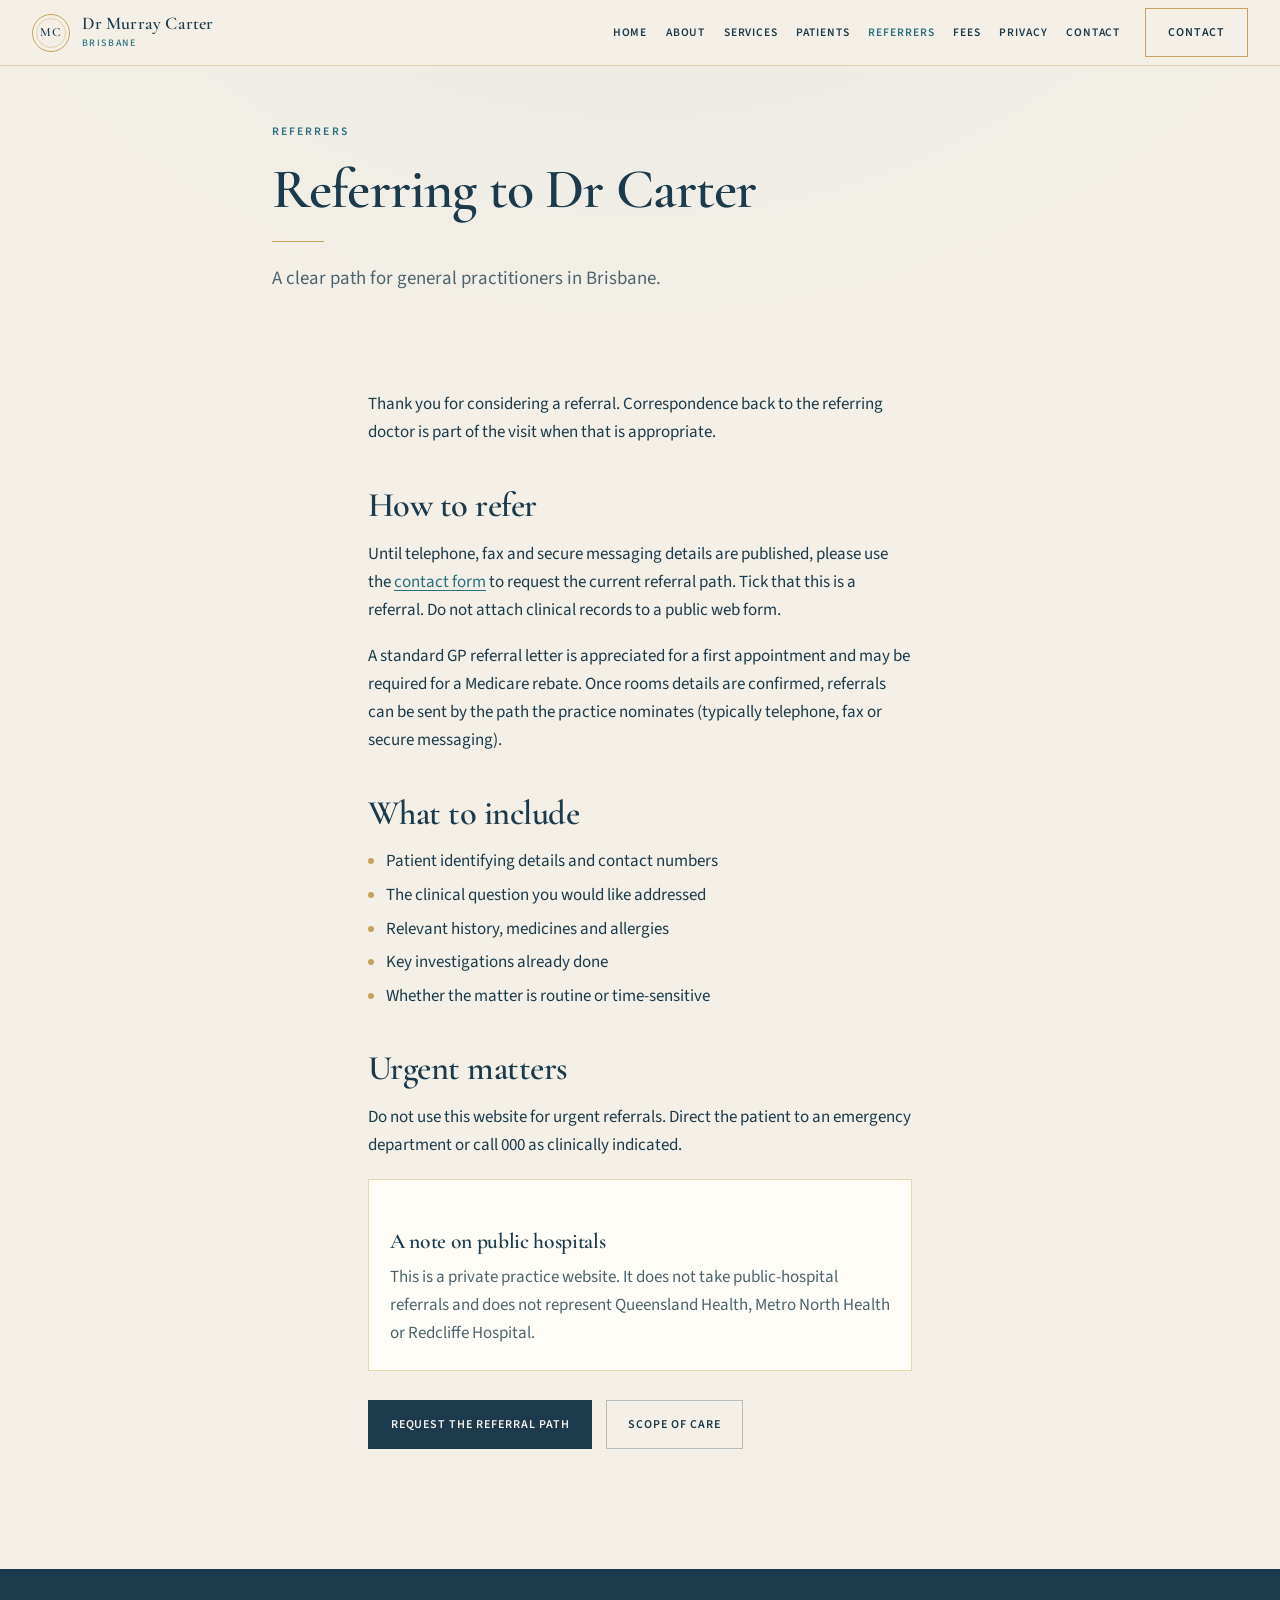
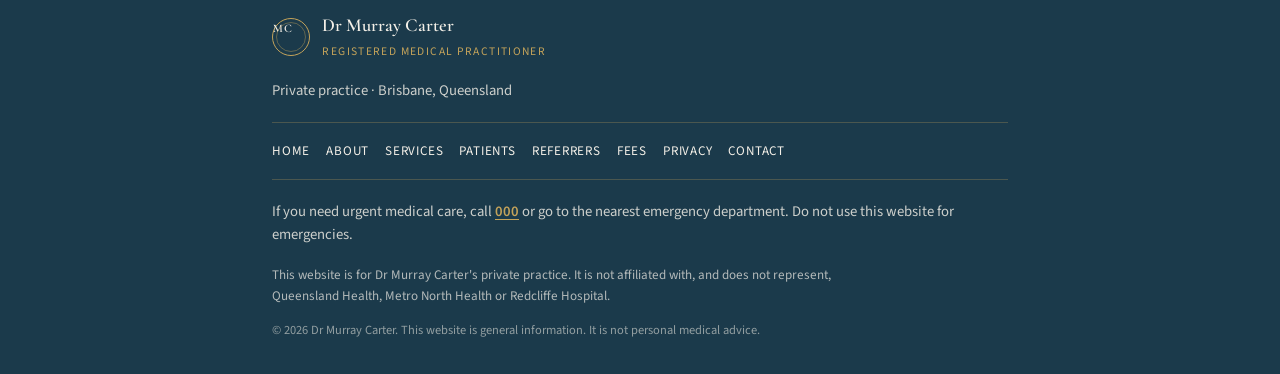
<file: referrers.html>
<!DOCTYPE html>
<html lang="en-AU">
<head>
  <meta charset="utf-8">
  <meta name="viewport" content="width=device-width, initial-scale=1, viewport-fit=cover">
  <meta name="theme-color" content="#1B3A4B">
  <meta name="robots" content="noindex, nofollow, noarchive">
  <meta name="description" content="How general practitioners refer patients to Dr Murray Carter in Brisbane, Queensland.">
  <title>For referring GPs · Dr Murray Carter</title>
  <link rel="icon" href="favicon.svg" type="image/svg+xml">
  <link rel="icon" href="favicon.png" type="image/png" sizes="32x32">
  <link rel="stylesheet" href="styles.css">
</head>
<body>
  <a class="skip" href="#main">Skip to content</a>
  <header class="site-header">
    <div class="header-inner">
      <a class="brand" href="index.html">
        <span class="mark" aria-hidden="true">MC</span>
        <span class="brand-text">
          <strong>Dr Murray Carter</strong>
          <span>Brisbane</span>
        </span>
      </a>
      <nav class="site-nav" id="site-nav" aria-label="Primary">
        <p class="nav-kicker">Menu</p>
        <ul>
          <li><a href="index.html">Home</a></li>
          <li><a href="about.html">About</a></li>
          <li><a href="services.html">Services</a></li>
          <li><a href="patients.html">Patients</a></li>
          <li><a href="referrers.html" aria-current="page">Referrers</a></li>
          <li><a href="fees.html">Fees</a></li>
          <li><a href="privacy.html">Privacy</a></li>
          <li><a href="contact.html">Contact</a></li>
        </ul>
        <p class="nav-foot">For emergencies call <a href="tel:000">000</a></p>
      </nav>
      <div class="header-actions">
        <a class="btn btn-gold" href="contact.html">Contact</a>
        <button class="nav-toggle" type="button" aria-controls="site-nav" aria-expanded="false" aria-label="Open menu">
          <span class="nav-toggle-bars"></span>
        </button>
      </div>
    </div>
  </header>
  <main id="main">
    <header class="page-hero">
      <div class="wrap">
        <p class="eyebrow">Referrers</p>
        <h1>Referring to Dr Carter</h1>
        <hr class="rule">
        <p class="standfirst">A clear path for general practitioners in Brisbane.</p>
      </div>
    </header>
    <section class="band">
      <div class="wrap prose">
        <p>Thank you for considering a referral. Correspondence back to the referring doctor is part of the visit when that is appropriate.</p>
        <h2>How to refer</h2>
        <p>Until telephone, fax and secure messaging details are published, please use the <a href="contact.html">contact form</a> to request the current referral path. Tick that this is a referral. Do not attach clinical records to a public web form.</p>
        <p>A standard GP referral letter is appreciated for a first appointment and may be required for a Medicare rebate. Once rooms details are confirmed, referrals can be sent by the path the practice nominates (typically telephone, fax or secure messaging).</p>
        <h2>What to include</h2>
        <ul>
          <li>Patient identifying details and contact numbers</li>
          <li>The clinical question you would like addressed</li>
          <li>Relevant history, medicines and allergies</li>
          <li>Key investigations already done</li>
          <li>Whether the matter is routine or time-sensitive</li>
        </ul>
        <h2>Urgent matters</h2>
        <p>Do not use this website for urgent referrals. Direct the patient to an emergency department or call 000 as clinically indicated.</p>
        <div class="panel">
          <h3>A note on public hospitals</h3>
          <p class="muted">This is a private practice website. It does not take public-hospital referrals and does not represent Queensland Health, Metro North Health or Redcliffe Hospital.</p>
        </div>
        <div class="cta-row">
          <a class="btn btn-solid" href="contact.html">Request the referral path</a>
          <a class="btn btn-ghost" href="services.html">Scope of care</a>
        </div>
      </div>
    </section>

  </main>
  <footer class="site-footer">
    <div class="wrap">
      <div class="footer-brand">
        <span class="mark" aria-hidden="true">MC</span>
        <div>
          <strong>Dr Murray Carter</strong>
          <span>Registered medical practitioner</span>
        </div>
      </div>
      <p>Private practice · Brisbane, Queensland</p>
      <nav class="footer-nav" aria-label="Footer">
        <a href="index.html">Home</a>
        <a href="about.html">About</a>
        <a href="services.html">Services</a>
        <a href="patients.html">Patients</a>
        <a href="referrers.html">Referrers</a>
        <a href="fees.html">Fees</a>
        <a href="privacy.html">Privacy</a>
        <a href="contact.html">Contact</a>
      </nav>
      <p>If you need urgent medical care, call <a href="tel:000"><strong>000</strong></a> or go to the nearest emergency department. Do not use this website for emergencies.</p>
      <p class="disclaimer">This website is for Dr Murray Carter's private practice. It is not affiliated with, and does not represent, Queensland Health, Metro North Health or Redcliffe Hospital.</p>
      <p class="legal">© 2026 Dr Murray Carter. This website is general information. It is not personal medical advice.</p>
    </div>
  </footer>
  <script src="script.js"></script>
</body>
</html>
</file>
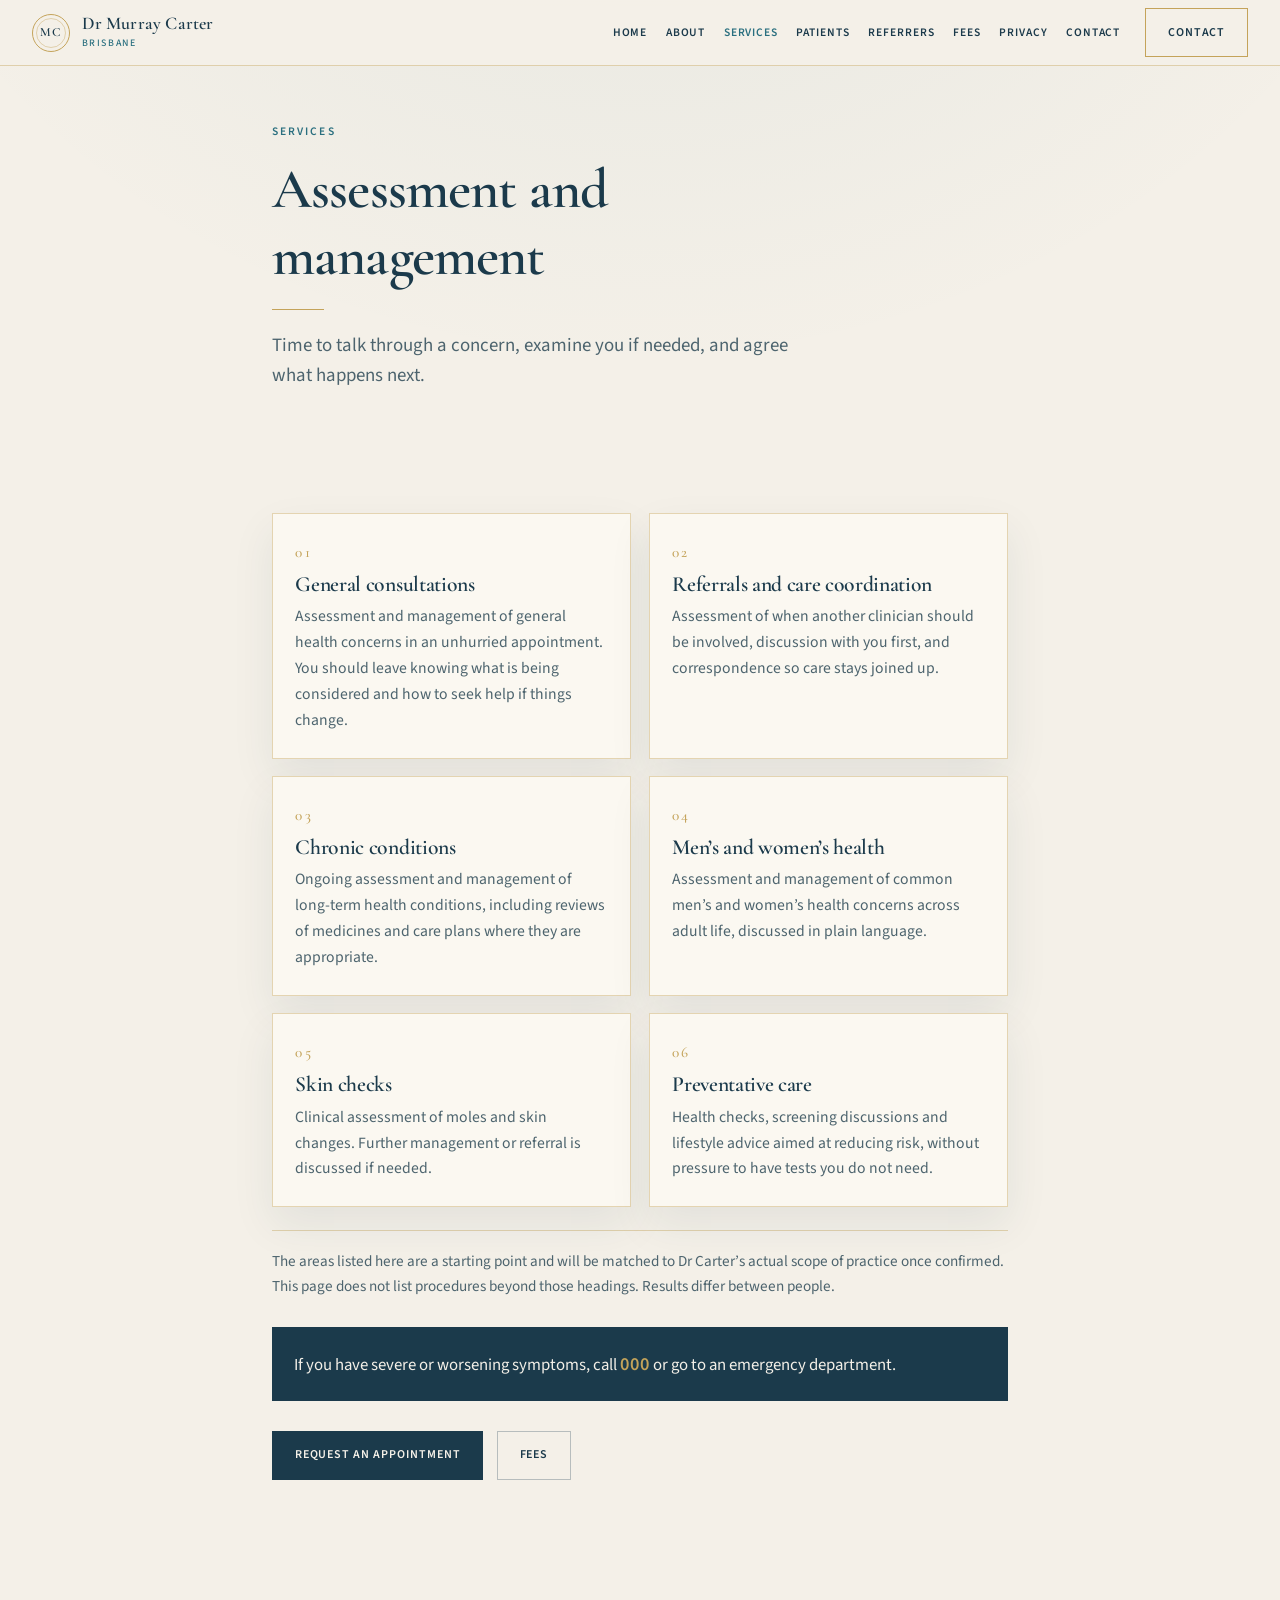
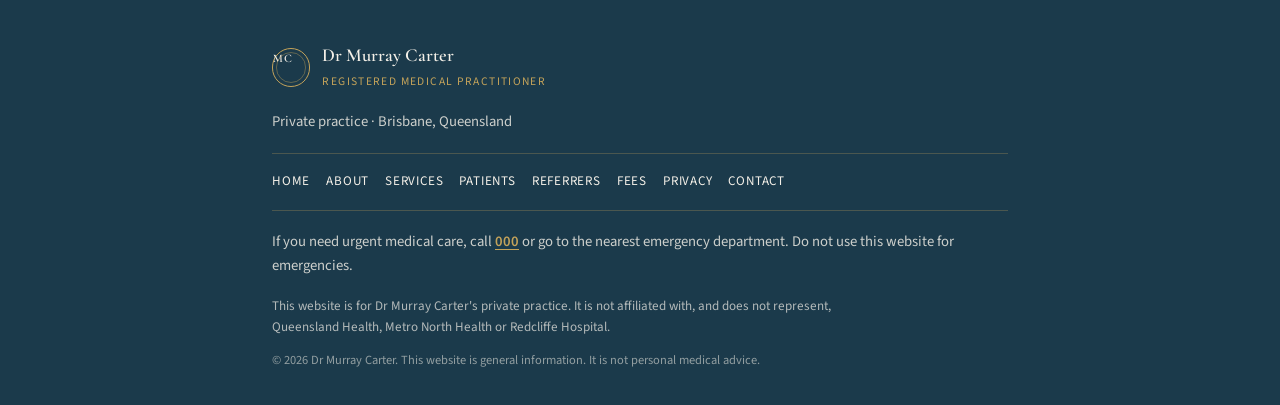
<file: services.html>
<!DOCTYPE html>
<html lang="en-AU">
<head>
  <meta charset="utf-8">
  <meta name="viewport" content="width=device-width, initial-scale=1, viewport-fit=cover">
  <meta name="theme-color" content="#1B3A4B">
  <meta name="robots" content="noindex, nofollow, noarchive">
  <meta name="description" content="Assessment and management of general consultations, chronic conditions, men’s and women’s health, skin checks and preventative care in Brisbane.">
  <title>Services · Dr Murray Carter</title>
  <link rel="icon" href="favicon.svg" type="image/svg+xml">
  <link rel="icon" href="favicon.png" type="image/png" sizes="32x32">
  <link rel="stylesheet" href="styles.css">
</head>
<body>
  <a class="skip" href="#main">Skip to content</a>
  <header class="site-header">
    <div class="header-inner">
      <a class="brand" href="index.html">
        <span class="mark" aria-hidden="true">MC</span>
        <span class="brand-text">
          <strong>Dr Murray Carter</strong>
          <span>Brisbane</span>
        </span>
      </a>
      <nav class="site-nav" id="site-nav" aria-label="Primary">
        <p class="nav-kicker">Menu</p>
        <ul>
          <li><a href="index.html">Home</a></li>
          <li><a href="about.html">About</a></li>
          <li><a href="services.html" aria-current="page">Services</a></li>
          <li><a href="patients.html">Patients</a></li>
          <li><a href="referrers.html">Referrers</a></li>
          <li><a href="fees.html">Fees</a></li>
          <li><a href="privacy.html">Privacy</a></li>
          <li><a href="contact.html">Contact</a></li>
        </ul>
        <p class="nav-foot">For emergencies call <a href="tel:000">000</a></p>
      </nav>
      <div class="header-actions">
        <a class="btn btn-gold" href="contact.html">Contact</a>
        <button class="nav-toggle" type="button" aria-controls="site-nav" aria-expanded="false" aria-label="Open menu">
          <span class="nav-toggle-bars"></span>
        </button>
      </div>
    </div>
  </header>
  <main id="main">
    <header class="page-hero">
      <div class="wrap">
        <p class="eyebrow">Services</p>
        <h1>Assessment and management</h1>
        <hr class="rule">
        <p class="standfirst">Time to talk through a concern, examine you if needed, and agree what happens next.</p>
      </div>
    </header>
    <section class="band">
      <div class="wrap">
        <div class="cards">
          <article class="card">
            <span class="num">01</span>
            <h3>General consultations</h3>
            <p>Assessment and management of general health concerns in an unhurried appointment. You should leave knowing what is being considered and how to seek help if things change.</p>
          </article>
          <article class="card">
            <span class="num">02</span>
            <h3>Referrals and care coordination</h3>
            <p>Assessment of when another clinician should be involved, discussion with you first, and correspondence so care stays joined up.</p>
          </article>
          <article class="card">
            <span class="num">03</span>
            <h3>Chronic conditions</h3>
            <p>Ongoing assessment and management of long-term health conditions, including reviews of medicines and care plans where they are appropriate.</p>
          </article>
          <article class="card">
            <span class="num">04</span>
            <h3>Men’s and women’s health</h3>
            <p>Assessment and management of common men’s and women’s health concerns across adult life, discussed in plain language.</p>
          </article>
          <article class="card">
            <span class="num">05</span>
            <h3>Skin checks</h3>
            <p>Clinical assessment of moles and skin changes. Further management or referral is discussed if needed.</p>
          </article>
          <article class="card">
            <span class="num">06</span>
            <h3>Preventative care</h3>
            <p>Health checks, screening discussions and lifestyle advice aimed at reducing risk, without pressure to have tests you do not need.</p>
          </article>
        </div>
        <p class="note">The areas listed here are a starting point and will be matched to Dr Carter’s actual scope of practice once confirmed. This page does not list procedures beyond those headings. Results differ between people.</p>
        <div class="call-000">
          <p>If you have severe or worsening symptoms, call <strong>000</strong> or go to an emergency department.</p>
        </div>
        <div class="cta-row">
          <a class="btn btn-solid" href="contact.html">Request an appointment</a>
          <a class="btn btn-ghost" href="fees.html">Fees</a>
        </div>
      </div>
    </section>

  </main>
  <footer class="site-footer">
    <div class="wrap">
      <div class="footer-brand">
        <span class="mark" aria-hidden="true">MC</span>
        <div>
          <strong>Dr Murray Carter</strong>
          <span>Registered medical practitioner</span>
        </div>
      </div>
      <p>Private practice · Brisbane, Queensland</p>
      <nav class="footer-nav" aria-label="Footer">
        <a href="index.html">Home</a>
        <a href="about.html">About</a>
        <a href="services.html">Services</a>
        <a href="patients.html">Patients</a>
        <a href="referrers.html">Referrers</a>
        <a href="fees.html">Fees</a>
        <a href="privacy.html">Privacy</a>
        <a href="contact.html">Contact</a>
      </nav>
      <p>If you need urgent medical care, call <a href="tel:000"><strong>000</strong></a> or go to the nearest emergency department. Do not use this website for emergencies.</p>
      <p class="disclaimer">This website is for Dr Murray Carter's private practice. It is not affiliated with, and does not represent, Queensland Health, Metro North Health or Redcliffe Hospital.</p>
      <p class="legal">© 2026 Dr Murray Carter. This website is general information. It is not personal medical advice.</p>
    </div>
  </footer>
  <script src="script.js"></script>
</body>
</html>
</file>
<file: styles.css>
/* Dr Murray Carter, private practice preview
   Mobile-first. 390px is the primary canvas. */

@font-face {
  font-family: "Cormorant Garamond";
  font-style: normal;
  font-weight: 500 700;
  font-display: swap;
  src: url("fonts/cormorant.woff2") format("woff2");
}
@font-face {
  font-family: "Cormorant Garamond";
  font-style: italic;
  font-weight: 500 700;
  font-display: swap;
  src: url("fonts/cormorant-italic.woff2") format("woff2");
}
@font-face {
  font-family: "Source Sans 3";
  font-style: normal;
  font-weight: 400 600;
  font-display: swap;
  src: url("fonts/source-sans.woff2") format("woff2");
}
@font-face {
  font-family: "Source Sans 3";
  font-style: italic;
  font-weight: 400 600;
  font-display: swap;
  src: url("fonts/source-sans-italic.woff2") format("woff2");
}

:root {
  --navy: #1B3A4B;
  --teal: #2A6F7F;
  --paper: #F4F0E8;
  --gold: #C4A35A;
  --gold-soft: rgba(196, 163, 90, 0.42);
  --ink: #1B3A4B;
  --muted: #4D646E;
  --cream: #FBF8F1;
  --white: #FFFdf8;
  --header-h: 3.85rem;
  --pad: 1.35rem;
  --max: 40rem;
  --serif: "Cormorant Garamond", "Palatino Linotype", Palatino, "Times New Roman", serif;
  --sans: "Source Sans 3", "Segoe UI", Calibri, "Helvetica Neue", sans-serif;
  --shadow: 0 18px 40px rgba(27, 58, 75, 0.08);
  --shadow-sm: 0 2px 8px rgba(27, 58, 75, 0.06);
  --ease: cubic-bezier(0.22, 1, 0.36, 1);
  --ease-out: cubic-bezier(0.16, 1, 0.3, 1);
  --motion-fast: 120ms;
  --motion-base: 200ms;
}

*,
*::before,
*::after { box-sizing: border-box; }

html {
  -webkit-text-size-adjust: 100%;
  scroll-behavior: smooth;
  overflow-x: hidden;
}

body {
  margin: 0;
  font-family: var(--sans);
  font-size: 1.0625rem;
  line-height: 1.65;
  color: var(--ink);
  background:
    radial-gradient(120% 70% at 50% -20%, rgba(42, 111, 127, 0.09), transparent 55%),
    var(--paper);
  min-height: 100dvh;
  -webkit-font-smoothing: antialiased;
  -moz-osx-font-smoothing: grayscale;
  overflow-x: hidden;
  width: 100%;
}

img, svg { max-width: 100%; height: auto; display: block; }
*, *::before, *::after { max-width: 100%; }
a { 
  color: var(--teal); 
  text-underline-offset: 0.18em;
  text-decoration-thickness: 1px;
  transition: color var(--motion-fast) var(--ease-out);
  -webkit-tap-highlight-color: transparent;
}
p { margin: 0 0 1.15rem; }
p:last-child { margin-bottom: 0; }
h1, h2, h3, h4 {
  font-family: var(--serif);
  font-weight: 600;
  line-height: 1.2;
  letter-spacing: -0.015em;
  color: var(--navy);
  margin: 0 0 0.85rem;
}
h1 { font-size: clamp(2.35rem, 9vw, 3.5rem); font-weight: 600; }
h2 { font-size: clamp(1.75rem, 6vw, 2.15rem); margin-top: 0.2rem; }
h3 { font-size: clamp(1.22rem, 3.8vw, 1.35rem); }

::selection { background: var(--navy); color: var(--paper); }

.skip {
  position: absolute;
  left: 0.75rem;
  top: -3.5rem;
  background: var(--navy);
  color: var(--paper);
  padding: 0.5rem 0.9rem;
  z-index: 200;
}
.skip:focus { top: 0.6rem; }

/* Header */
.site-header {
  position: sticky;
  top: 0;
  z-index: 80;
  height: calc(var(--header-h) + env(safe-area-inset-top, 0px));
  padding-top: env(safe-area-inset-top, 0px);
  display: flex;
  align-items: center;
  padding-left: var(--pad);
  padding-right: var(--pad);
  background: rgba(244, 240, 232, 0.97);
  border-bottom: 1px solid var(--gold-soft);
  backdrop-filter: blur(8px);
  -webkit-backdrop-filter: blur(8px);
  transition: box-shadow var(--motion-base) var(--ease-out), 
              background var(--motion-base) var(--ease-out);
}
.site-header.is-scrolled {
  background: rgba(244, 240, 232, 0.98);
  box-shadow: 0 8px 24px rgba(27, 58, 75, 0.08);
}

.header-inner {
  width: 100%;
  max-width: 72rem;
  margin: 0 auto;
  display: flex;
  align-items: center;
  gap: 0.65rem;
}

.brand {
  display: flex;
  align-items: center;
  gap: 0.7rem;
  text-decoration: none;
  color: var(--navy);
  min-width: 0;
  flex: 1;
  transition: opacity var(--motion-base) var(--ease-out);
  -webkit-tap-highlight-color: transparent;
}

.mark {
  width: 2.2rem;
  height: 2.2rem;
  flex-shrink: 0;
  border: 1px solid var(--gold);
  border-radius: 50%;
  display: grid;
  place-items: center;
  font-family: var(--serif);
  font-size: 0.72rem;
  letter-spacing: 0.08em;
  font-weight: 600;
  position: relative;
  color: var(--navy);
}
.mark::after {
  content: "";
  position: absolute;
  inset: 3px;
  border: 1px solid var(--gold-soft);
  border-radius: 50%;
  pointer-events: none;
}

.brand-text {
  display: flex;
  flex-direction: column;
  min-width: 0;
}
.brand-text strong {
  font-family: var(--serif);
  font-weight: 600;
  font-size: 1.02rem;
  letter-spacing: 0.01em;
  line-height: 1.1;
  white-space: nowrap;
}
.brand-text span {
  font-size: 0.62rem;
  letter-spacing: 0.16em;
  text-transform: uppercase;
  color: var(--teal);
  font-weight: 500;
  margin-top: 0.12rem;
}

.header-actions {
  display: flex;
  align-items: center;
  gap: 0.45rem;
  margin-left: auto;
  flex-shrink: 0;
}

.btn {
  display: inline-flex;
  align-items: center;
  justify-content: center;
  text-decoration: none;
  border: 1px solid transparent;
  cursor: pointer;
  font-family: var(--sans);
  font-weight: 600;
  letter-spacing: 0.08em;
  text-transform: uppercase;
  font-size: 0.75rem;
  padding: 0.85rem 1.35rem;
  min-height: 3rem;
  transition: background var(--motion-base) var(--ease-out), 
              color var(--motion-base) var(--ease-out), 
              border-color var(--motion-base) var(--ease-out), 
              transform var(--motion-fast) var(--ease-out),
              box-shadow var(--motion-base) var(--ease-out);
  -webkit-tap-highlight-color: transparent;
  touch-action: manipulation;
}
.btn:active { transform: translateY(1px); }
.btn-gold {
  background: transparent;
  color: var(--navy);
  border-color: var(--gold);
}
.btn-gold:hover,
.btn-gold:focus-visible {
  background: var(--navy);
  color: var(--paper);
  border-color: var(--navy);
  box-shadow: var(--shadow-sm);
}
.btn-solid {
  background: var(--navy);
  color: var(--paper);
  border-color: var(--navy);
}
.btn-solid:hover,
.btn-solid:focus-visible {
  background: var(--teal);
  border-color: var(--teal);
  color: var(--paper);
  box-shadow: var(--shadow-sm);
}
.btn-ghost {
  background: transparent;
  color: var(--navy);
  border-color: rgba(27, 58, 75, 0.28);
}
.btn-ghost:hover,
.btn-ghost:focus-visible {
  border-color: var(--navy);
  background: var(--white);
  box-shadow: var(--shadow-sm);
}

.nav-toggle {
  width: 3rem;
  height: 3rem;
  border: 0;
  background: transparent;
  padding: 0;
  display: grid;
  place-items: center;
  cursor: pointer;
  color: var(--navy);
  -webkit-tap-highlight-color: transparent;
  touch-action: manipulation;
}
.nav-toggle:focus-visible { outline: 2px solid var(--gold); outline-offset: 2px; }
.nav-toggle-bars {
  width: 1.25rem;
  height: 0.75rem;
  position: relative;
  display: block;
}
.nav-toggle-bars::before,
.nav-toggle-bars::after {
  content: "";
  position: absolute;
  left: 0;
  right: 0;
  height: 2px;
  background: currentColor;
  transition: transform 0.3s var(--ease), top 0.3s var(--ease);
}
.nav-toggle-bars::before { top: 0; }
.nav-toggle-bars::after { top: 9px; }
.nav-toggle[aria-expanded="true"] .nav-toggle-bars::before {
  top: 4.5px;
  transform: rotate(45deg);
}
.nav-toggle[aria-expanded="true"] .nav-toggle-bars::after {
  top: 4.5px;
  transform: rotate(-45deg);
}

.site-nav {
  position: fixed;
  top: calc(var(--header-h) + env(safe-area-inset-top, 0px));
  right: 0;
  bottom: 0;
  left: 0;
  width: 100%;
  height: auto;
  background: var(--navy);
  color: var(--paper);
  padding: 1.75rem var(--pad) calc(2.5rem + env(safe-area-inset-bottom, 0px));
  transform: translateX(100%);
  opacity: 0;
  visibility: hidden;
  transition: transform 0.4s var(--ease), opacity 0.35s var(--ease), visibility 0.35s;
  overflow-y: auto;
  -webkit-overflow-scrolling: touch;
  z-index: 70;
}
body.nav-open { overflow: hidden; }
body.nav-open .site-nav {
  transform: none;
  opacity: 1;
  visibility: visible;
}
.site-nav p.nav-kicker {
  font-size: 0.68rem;
  letter-spacing: 0.2em;
  text-transform: uppercase;
  color: var(--gold);
  margin: 0 0 1.4rem;
}
.site-nav ul {
  list-style: none;
  margin: 0;
  padding: 0;
}
.site-nav a {
  display: block;
  color: var(--paper);
  text-decoration: none;
  font-family: var(--serif);
  font-size: 2rem;
  padding: 0.7rem 0;
  border-bottom: 1px solid rgba(196, 163, 90, 0.22);
  line-height: 1.2;
  transition: color var(--motion-fast) var(--ease-out),
              padding-left var(--motion-base) var(--ease-out);
  -webkit-tap-highlight-color: transparent;
  touch-action: manipulation;
}
.site-nav a[aria-current="page"] { color: var(--gold); }
.site-nav a:active { 
  color: var(--gold);
  padding-left: 0.5rem;
}
.nav-foot {
  margin-top: 2rem;
  color: rgba(244, 240, 232, 0.72);
  font-size: 0.92rem;
}
.nav-foot a { color: var(--gold); font-family: var(--sans); font-size: 0.92rem; border: 0; padding: 0; display: inline; }

/* Layout */
.wrap {
  width: min(100% - (var(--pad) * 2), var(--max));
  margin-inline: auto;
}
main { padding-bottom: 4rem; }

.page-hero {
  padding: 3.5rem 0 2.5rem;
}
.page-hero .wrap > * { max-width: 34rem; }

.eyebrow {
  font-size: 0.72rem;
  letter-spacing: 0.18em;
  text-transform: uppercase;
  color: var(--teal);
  font-weight: 600;
  margin: 0 0 0.9rem;
}
.rule {
  width: 3.25rem;
  height: 1px;
  background: var(--gold);
  border: 0;
  margin: 1.15rem 0 1.35rem;
}
.standfirst {
  font-size: 1.18rem;
  line-height: 1.6;
  color: var(--muted);
  max-width: 32rem;
}

.prose { max-width: 34rem; }
.prose h2 { margin-top: 2.4rem; }
.prose h3 { margin-top: 1.7rem; }
.prose ul, .prose ol {
  margin: 0 0 1.15rem;
  padding-left: 1.15rem;
}
.prose .list-plain { padding-left: 0; }
.prose li { margin: 0.35rem 0; }
.prose li::marker { color: var(--gold); }

/* Home */
.hero {
  padding: 2.85rem 0 2.6rem;
}
.seal {
  width: 5.15rem;
  height: 5.15rem;
  border: 1px solid var(--gold);
  border-radius: 50%;
  display: grid;
  place-items: center;
  margin: 0 0 1.6rem;
  position: relative;
  font-family: var(--serif);
  font-size: 1.45rem;
  letter-spacing: 0.14em;
  color: var(--navy);
}
.seal::before,
.seal::after {
  content: "";
  position: absolute;
  border-radius: 50%;
  pointer-events: none;
}
.seal::before { inset: 5px; border: 1px solid var(--gold-soft); }
.seal::after { inset: -7px; border: 1px solid rgba(196, 163, 90, 0.18); }

.hero h1 { margin-bottom: 0.45rem; }
.hero .role {
  font-size: 1.02rem;
  color: var(--teal);
  margin-bottom: 0.15rem;
  font-weight: 500;
}
.hero .place {
  color: var(--muted);
  margin-bottom: 1.15rem;
}
.hero .lede {
  font-family: var(--serif);
  font-size: clamp(1.45rem, 5.6vw, 1.9rem);
  font-style: italic;
  font-weight: 500;
  line-height: 1.35;
  color: var(--navy);
  max-width: 20rem;
  margin-bottom: 0.25rem;
}
.cta-row {
  display: grid;
  gap: 0.85rem;
  margin-top: 1.85rem;
}
.cta-row .btn { width: 100%; max-width: none; }

.band {
  padding: clamp(2.5rem, 6vw, 3.5rem) 0;
}
.band-navy {
  background: var(--navy);
  color: var(--paper);
}
.band-navy h2, .band-navy h3 { color: var(--paper); }
.band-navy .eyebrow { color: var(--gold); }
.band-navy p { color: rgba(244, 240, 232, 0.86); }
.band-cream {
  background: var(--cream);
  border-top: 1px solid var(--gold-soft);
  border-bottom: 1px solid var(--gold-soft);
}

.split {
  display: grid;
  gap: 1.15rem;
  margin-top: 0.75rem;
}
.step {
  padding: 0;
  border: 0;
  background: none;
}
.step .num {
  font-family: var(--serif);
  color: var(--gold);
  font-size: 1.05rem;
  letter-spacing: 0.12em;
  display: block;
  margin-bottom: 0.3rem;
}
.step h3 { margin-bottom: 0.35rem; color: var(--paper); }
.step p { margin: 0; font-size: 1rem; }

.split article {
  background: var(--white);
  border: 1px solid var(--gold-soft);
  padding: 1.6rem 1.4rem 1.5rem;
  transition: box-shadow var(--motion-base) var(--ease-out), 
              transform var(--motion-base) var(--ease-out);
}
.split article {
  background: var(--white);
  border: 1px solid var(--gold-soft);
  padding: 1.6rem 1.4rem 1.5rem;
  transition: box-shadow var(--motion-base) var(--ease-out), 
              transform var(--motion-base) var(--ease-out);
}
@media (hover: hover) {
  .split article:hover {
    box-shadow: var(--shadow-sm);
    transform: translateY(-1px);
  }
}
.split h3 { margin-bottom: 0.45rem; }
.split p { color: var(--muted); margin-bottom: 1.1rem; }

/* Cards */
.cards {
  display: grid;
  gap: 1.1rem;
  margin: 1.6rem 0 1.4rem;
}
.card {
  background: var(--cream);
  border: 1px solid var(--gold-soft);
  padding: 1.6rem 1.4rem 1.5rem;
  box-shadow: var(--shadow);
  transition: box-shadow var(--motion-base) var(--ease-out), 
              transform var(--motion-base) var(--ease-out);
}
@media (hover: hover) {
  .card:hover {
    box-shadow: 0 24px 48px rgba(27, 58, 75, 0.12);
    transform: translateY(-2px);
  }
}
.card .num {
  font-family: var(--serif);
  color: var(--gold);
  letter-spacing: 0.14em;
  font-size: 0.95rem;
  display: block;
  margin-bottom: 0.45rem;
}
.card h3 { margin-bottom: 0.4rem; }
.card p { color: var(--muted); font-size: 0.98rem; margin: 0; }

.note {
  font-size: 0.95rem;
  color: var(--muted);
  border-top: 1px solid var(--gold-soft);
  padding-top: 1.15rem;
  margin-top: 0.5rem;
}

.call-000 {
  background: var(--navy);
  color: var(--paper);
  padding: 1.35rem 1.4rem;
  margin: 1.75rem 0;
  font-size: 1.05rem;
}
.call-000 strong { color: var(--gold); letter-spacing: 0.04em; font-size: 1.15rem; }
.call-000 p { margin: 0; }
.call-000 a { color: var(--gold); }

.panel {
  background: var(--white);
  border: 1px solid var(--gold-soft);
  padding: 1.4rem 1.3rem;
  margin: 1.2rem 0;
}
.panel h3 { margin-bottom: 0.5rem; }

.list-plain {
  list-style: none;
  margin: 0;
  padding: 0;
}
.list-plain li {
  padding: 0.7rem 0;
  border-bottom: 1px solid var(--gold-soft);
  display: grid;
  grid-template-columns: 1.1rem 1fr;
  gap: 0.55rem;
  align-items: start;
}
.list-plain li:last-child { border-bottom: 0; }
.list-plain li::before {
  content: "";
  width: 0.45rem;
  height: 0.45rem;
  border: 1px solid var(--gold);
  border-radius: 50%;
  margin-top: 0.55rem;
}

/* Forms */
form {
  display: grid;
  gap: 1.25rem;
  margin-top: 0.75rem;
}
label {
  display: grid;
  gap: 0.45rem;
  font-size: 0.82rem;
  font-weight: 600;
  letter-spacing: 0.04em;
  color: var(--navy);
}
input[type="text"],
input[type="tel"],
input[type="email"],
select {
  font: inherit;
  font-weight: 400;
  letter-spacing: 0;
  font-size: 1.0625rem;
  color: var(--ink);
  background: var(--white);
  border: 1px solid rgba(27, 58, 75, 0.32);
  border-radius: 0;
  min-height: 3.25rem;
  padding: 0.7rem 1rem;
  width: 100%;
  appearance: none;
  -webkit-appearance: none;
  transition: border-color var(--motion-base) var(--ease-out),
              box-shadow var(--motion-base) var(--ease-out);
  -webkit-tap-highlight-color: transparent;
}
select {
  background-image:
    linear-gradient(45deg, transparent 50%, var(--navy) 50%),
    linear-gradient(135deg, var(--navy) 50%, transparent 50%);
  background-position:
    calc(100% - 16px) calc(50% - 2px),
    calc(100% - 11px) calc(50% - 2px);
  background-size: 5px 5px, 5px 5px;
  background-repeat: no-repeat;
  padding-right: 2rem;
}
input:focus-visible,
select:focus-visible {
  outline: 2px solid var(--teal);
  outline-offset: 2px;
  border-color: var(--teal);
  box-shadow: 0 0 0 3px rgba(42, 111, 127, 0.12);
}
.radios {
  display: flex;
  gap: 0.75rem;
  flex-wrap: wrap;
  letter-spacing: 0;
  font-weight: 400;
  font-size: 1rem;
}
.radios label {
  display: flex;
  align-items: center;
  gap: 0.55rem;
  font-weight: 400;
  letter-spacing: 0;
  font-size: 1.0625rem;
  min-height: 3rem;
  padding: 0 1.1rem 0 0.75rem;
  border: 1px solid rgba(27, 58, 75, 0.22);
  background: var(--white);
  cursor: pointer;
  transition: border-color var(--motion-base) var(--ease-out),
              background var(--motion-base) var(--ease-out),
              box-shadow var(--motion-base) var(--ease-out);
  -webkit-tap-highlight-color: transparent;
  touch-action: manipulation;
}
.radios input { accent-color: var(--navy); width: 1.15rem; height: 1.15rem; }
.radios label:has(input:checked) {
  border-color: var(--gold);
  background: var(--cream);
  box-shadow: 0 0 0 3px rgba(196, 163, 90, 0.15);
}

.app5 {
  font-size: 0.88rem;
  line-height: 1.55;
  color: var(--muted);
  background: var(--cream);
  border-left: 1px solid var(--gold);
  padding: 1rem 1.1rem;
}
.app5 strong {
  display: block;
  color: var(--navy);
  font-size: 0.72rem;
  letter-spacing: 0.14em;
  text-transform: uppercase;
  margin-bottom: 0.45rem;
  font-weight: 600;
}

.success {
  background: var(--cream);
  border: 1px solid var(--gold);
  padding: 1.8rem 1.4rem;
  text-align: left;
}
.success .seal { margin-bottom: 1rem; width: 3.6rem; height: 3.6rem; font-size: 1rem; }
.form-actions { margin-top: 0.4rem; }
.req { color: var(--teal); }

/* Footer */
.site-footer {
  background: var(--navy);
  color: rgba(244, 240, 232, 0.82);
  padding: 2.6rem var(--pad) calc(2.1rem + env(safe-area-inset-bottom, 0px));
  margin-top: auto;
  font-size: 0.92rem;
  line-height: 1.6;
}
.site-footer a { color: var(--gold); }
.footer-brand {
  display: flex;
  align-items: center;
  gap: 0.75rem;
  margin-bottom: 1.15rem;
  color: var(--paper);
}
.footer-brand .mark {
  color: var(--paper);
  border-color: var(--gold);
}
.footer-brand strong {
  font-family: var(--serif);
  font-size: 1.15rem;
  font-weight: 600;
  display: block;
  color: var(--paper);
}
.footer-brand span {
  display: block;
  font-size: 0.72rem;
  letter-spacing: 0.12em;
  text-transform: uppercase;
  color: var(--gold);
  margin-top: 0.15rem;
}
.footer-nav {
  display: grid;
  grid-template-columns: 1fr 1fr;
  gap: 0.55rem 1rem;
  margin: 1.2rem 0;
  padding: 1.1rem 0;
  border-top: 1px solid rgba(196, 163, 90, 0.28);
  border-bottom: 1px solid rgba(196, 163, 90, 0.28);
}
.footer-nav a {
  text-decoration: none;
  font-size: 0.82rem;
  letter-spacing: 0.06em;
  text-transform: uppercase;
  color: var(--paper);
}
.footer-nav a:hover { color: var(--gold); }
.disclaimer {
  font-size: 0.82rem;
  color: rgba(244, 240, 232, 0.7);
  margin: 1rem 0 0.85rem;
  max-width: 36rem;
}
.legal {
  font-size: 0.78rem;
  color: rgba(244, 240, 232, 0.55);
}

/* Utilities */
.muted { color: var(--muted); }
.gold { color: var(--gold); }
.mt-0 { margin-top: 0; }
.small { font-size: 0.92rem; }

:focus-visible { 
  outline: 2px solid var(--gold); 
  outline-offset: 3px; 
}
input:focus-visible, select:focus-visible { outline-offset: 2px; }

@media (min-width: 720px) {
  :root { --pad: 2rem; --max: 46rem; --header-h: 4.15rem; }
  .cards { grid-template-columns: 1fr 1fr; }
  .split { grid-template-columns: 1fr 1fr; }
  .steps { grid-template-columns: 1fr 1fr 1fr; gap: 1.6rem; }
  .hero .lede { max-width: 26rem; }
  .brand-text strong { font-size: 1.12rem; }
  .mark { width: 2.4rem; height: 2.4rem; font-size: 0.78rem; }
  .cta-row { display: flex; flex-wrap: wrap; }
  .cta-row .btn { width: auto; }
  .footer-nav { display: flex; }
}

@media (min-width: 980px) {
  .nav-toggle { display: none; }
  .site-nav {
    position: static;
    inset: auto;
    transform: none;
    opacity: 1;
    visibility: visible;
    background: transparent;
    padding: 0;
    overflow: visible;
    display: flex;
    align-items: center;
    justify-content: flex-end;
    flex: 1;
    gap: 0.15rem 0.15rem;
    margin-right: 0.35rem;
  }
  .site-nav .nav-kicker,
  .site-nav .nav-foot { display: none; }
  .site-nav ul {
    display: flex;
    flex-wrap: wrap;
    justify-content: flex-end;
    gap: 0.15rem 0.05rem;
  }
  .site-nav li { margin: 0; }
  .site-nav a {
    font-family: var(--sans);
    font-size: 0.72rem;
    letter-spacing: 0.08em;
    text-transform: uppercase;
    font-weight: 600;
    color: var(--navy);
    border: 0;
    padding: 0.4rem 0.55rem;
  }
  .site-nav a[aria-current="page"] { color: var(--teal); }
  .site-nav a:hover { color: var(--teal); }
  .header-inner { max-width: 78rem; }
  .brand { flex: 0 0 auto; }
  body.nav-open { overflow: auto; }
}

@media (prefers-reduced-motion: reduce) {
  html { scroll-behavior: auto; }
  *, *::before, *::after {
    transition: none !important;
    animation: none !important;
  }
}

@media print {
  .site-header, .nav-toggle, .site-nav, .cta-row, .btn, form { display: none !important; }
  body { background: white; color: black; }
  .site-footer { background: white; color: black; border-top: 1px solid #ccc; }
  a { color: black; }
}
</file>
